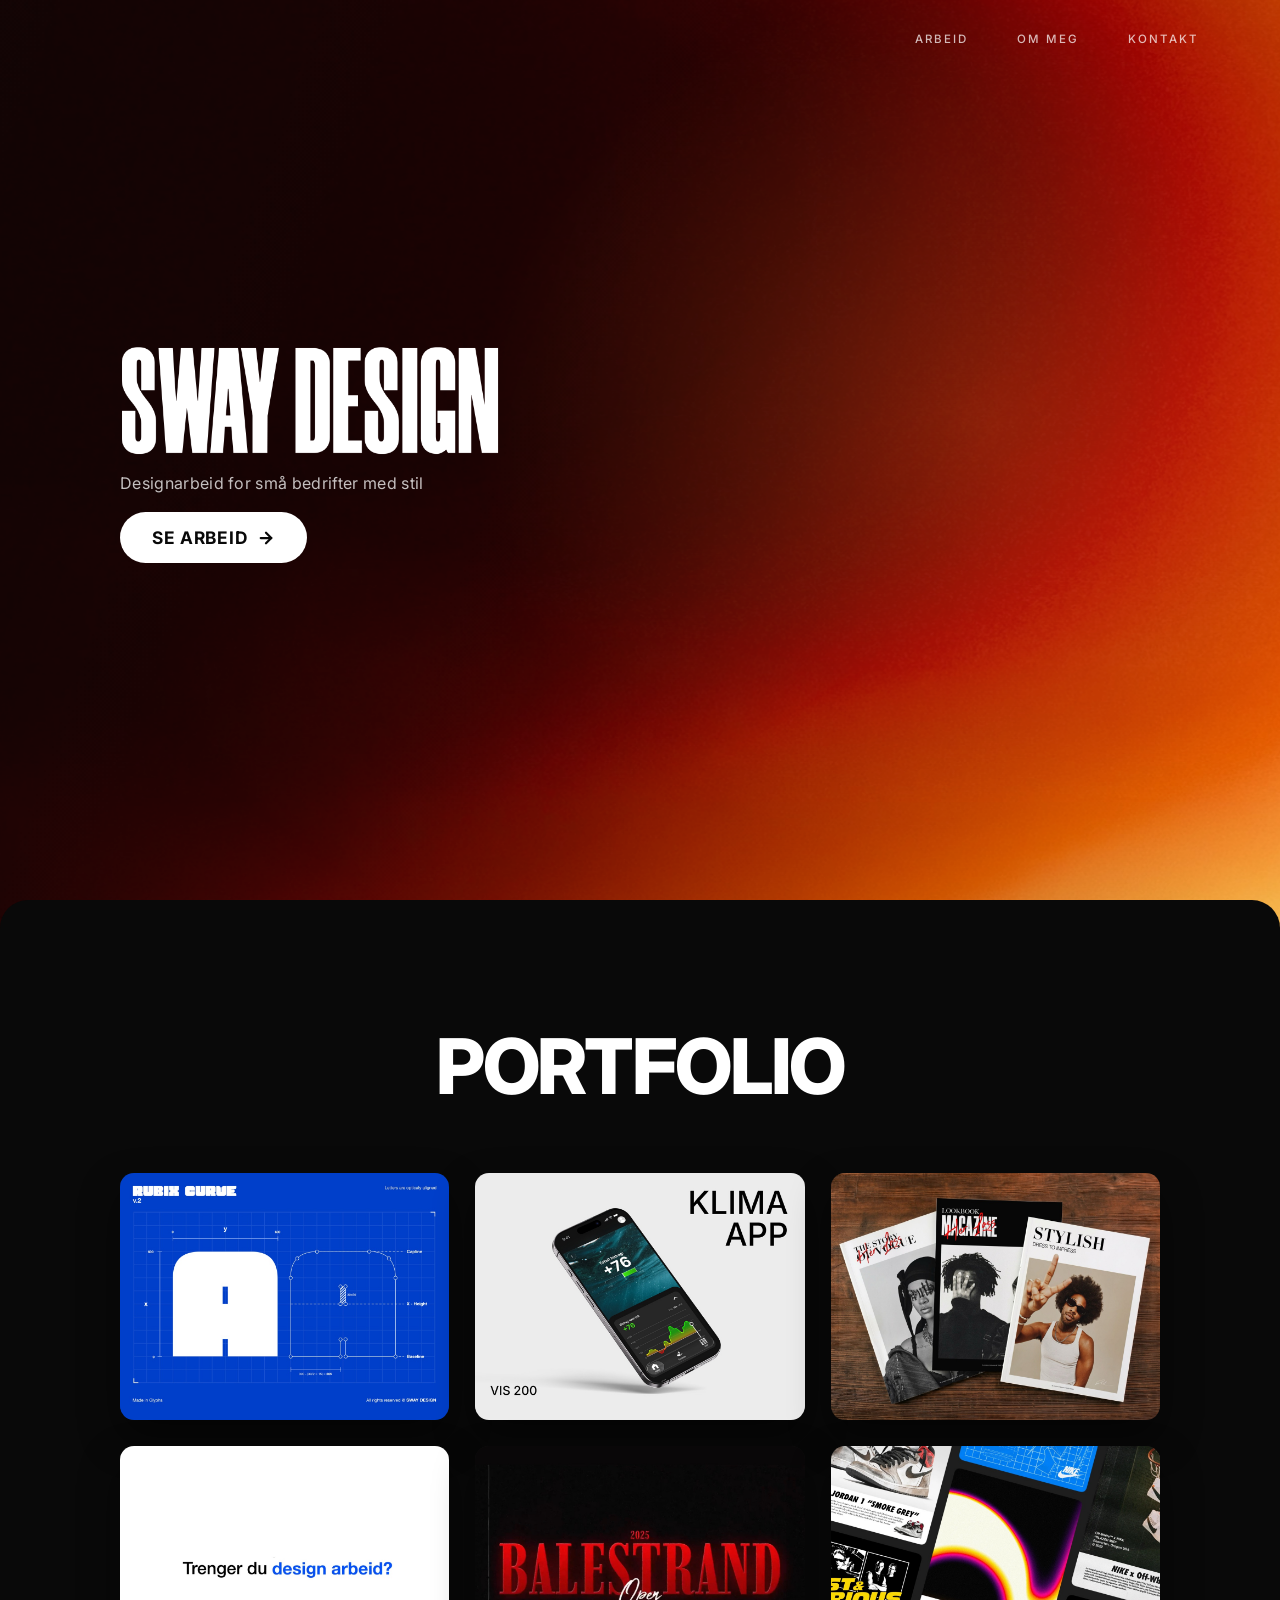
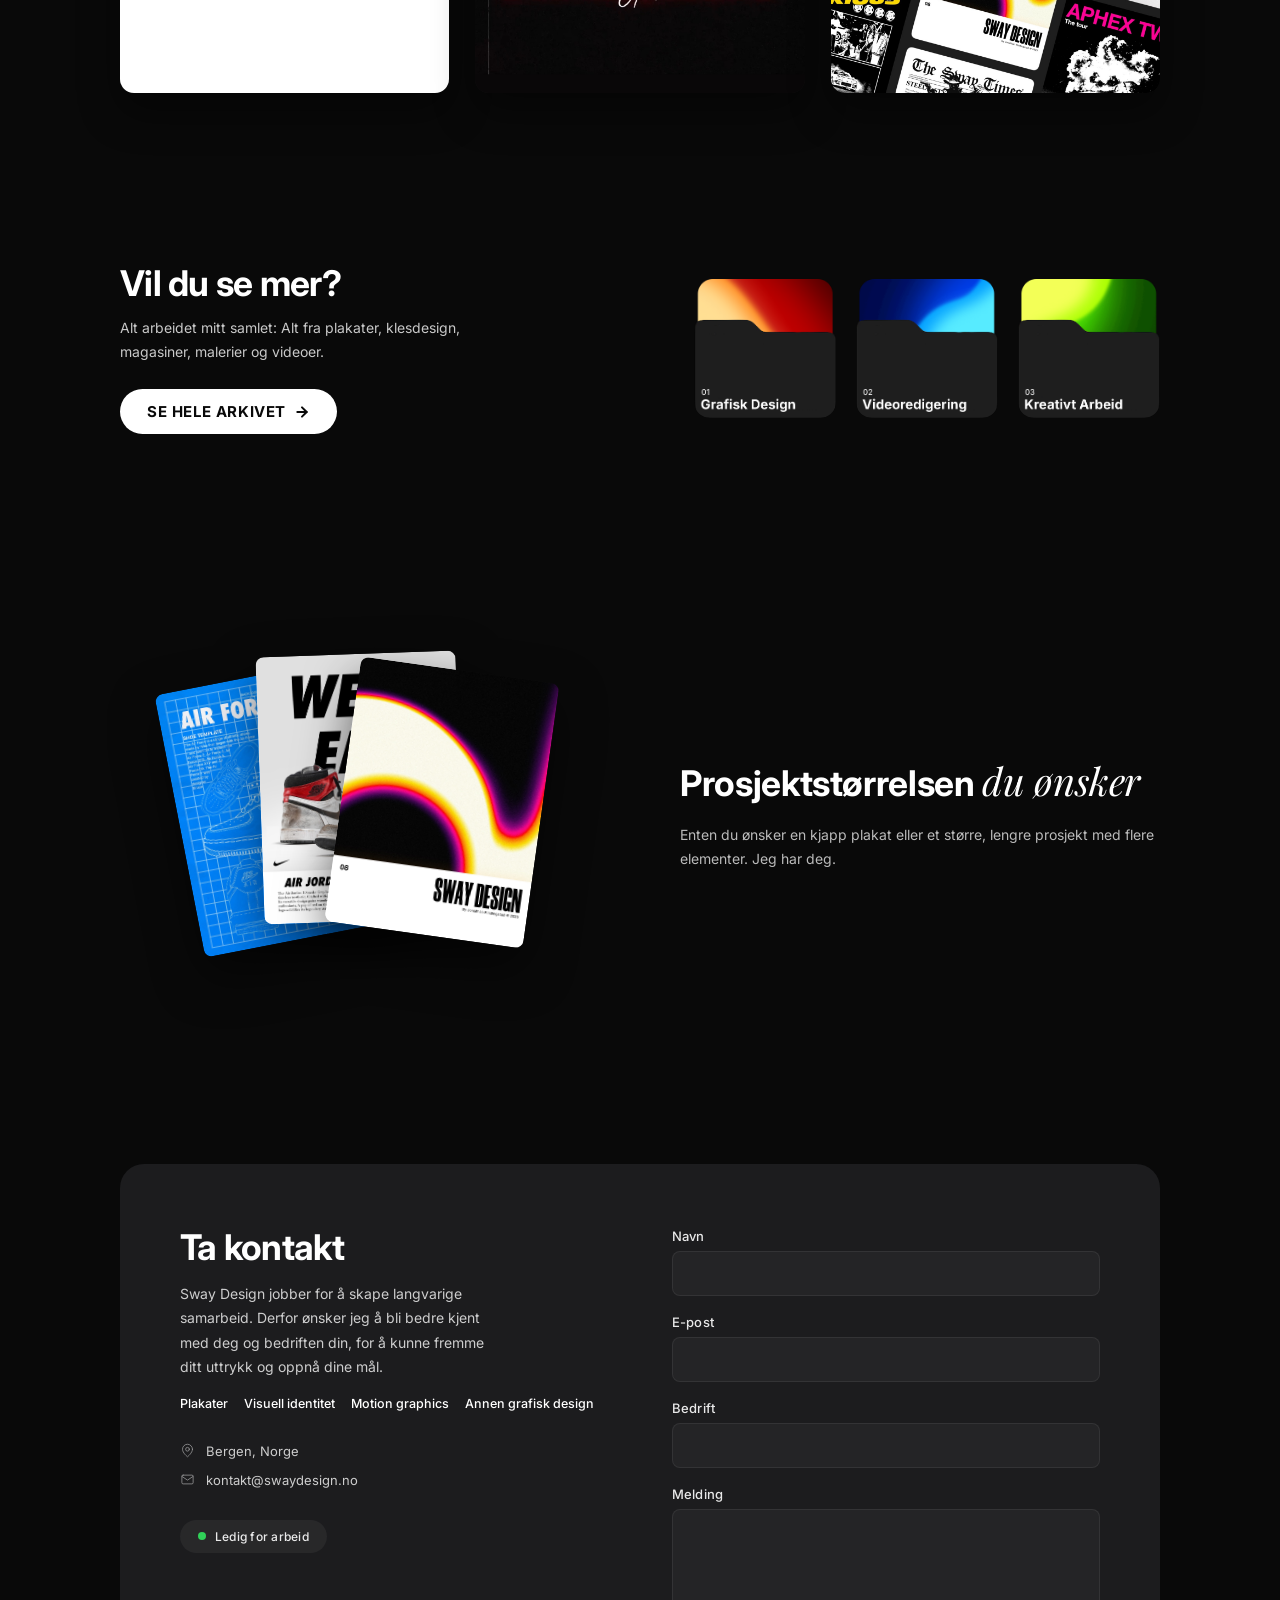
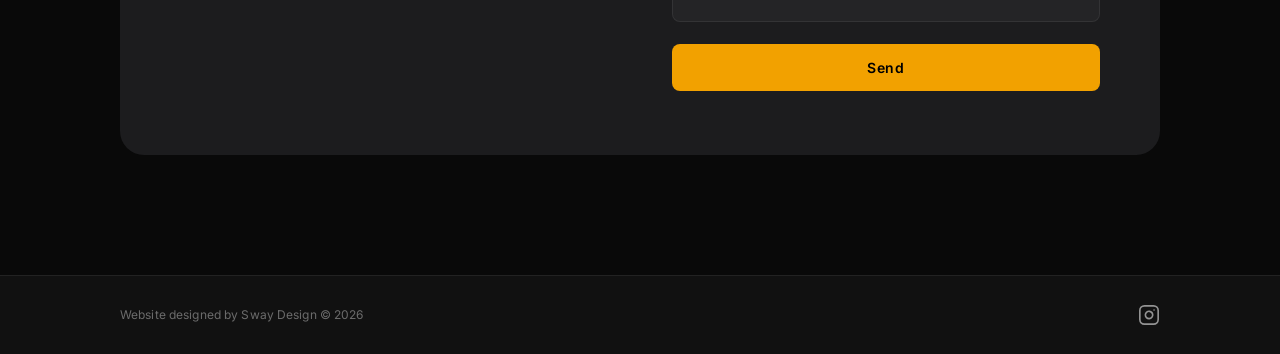
<file: index.html>
<!DOCTYPE html>
<html lang="no">
<head>
    <meta charset="UTF-8">
    <meta name="viewport" content="width=device-width, initial-scale=1.0">
    <link rel="icon" type="image/png" href="Elementer/Favcon.png">
    <title>Sway Design — Grafisk design i Bergen | Jonathan Kindingstad</title>
    <meta name="description" content="Sway Design er Jonathan Kindingstads designvirksomhet i Bergen. Plakater, klesdesign, magasiner, motion graphics og video for små bedrifter med stil.">
    <link rel="canonical" href="https://swaydesign.no/">
    <meta property="og:type" content="website">
    <meta property="og:site_name" content="Sway Design">
    <meta property="og:locale" content="nb_NO">
    <meta property="og:url" content="https://swaydesign.no/">
    <meta property="og:title" content="Sway Design — Grafisk design i Bergen">
    <meta property="og:description" content="Sway Design er Jonathan Kindingstads designvirksomhet i Bergen. Plakater, klesdesign, magasiner, motion graphics og video for små bedrifter med stil.">
    <meta property="og:image" content="https://swaydesign.no/assets/og-image.jpg">
    <meta property="og:image:width" content="1200">
    <meta property="og:image:height" content="630">
    <meta name="twitter:card" content="summary_large_image">
    <link rel="preconnect" href="https://fonts.googleapis.com">
    <link rel="preconnect" href="https://fonts.gstatic.com" crossorigin>
    <link href="https://fonts.googleapis.com/css2?family=Bebas+Neue&family=Inter:ital,wght@0,300;0,400;0,500;0,600;0,700;0,800;1,400&family=Playfair+Display:ital@1&display=swap" rel="stylesheet">
    <link rel="stylesheet" href="style.css?v=71">

    <!-- Business details for search engines. This is what lets Google show
         Sway Design as a Bergen design business rather than just a web page. -->
    <script type="application/ld+json">
    {
      "@context": "https://schema.org",
      "@type": "ProfessionalService",
      "@id": "https://swaydesign.no/#sway-design",
      "name": "Sway Design",
      "alternateName": "Sway Design — Jonathan Kindingstad",
      "description": "Designvirksomhet i Bergen: plakater, klesdesign, magasiner, motion graphics og videoredigering for små bedrifter.",
      "url": "https://swaydesign.no/",
      "image": "https://swaydesign.no/assets/og-image.jpg",
      "logo": "https://swaydesign.no/assets/sd-logo.png",
      "address": {
        "@type": "PostalAddress",
        "addressLocality": "Bergen",
        "addressCountry": "NO"
      },
      "email": "kontakt@swaydesign.no",
      "areaServed": { "@type": "Country", "name": "Norge" },
      "founder": { "@type": "Person", "name": "Jonathan Kindingstad" },
      "sameAs": ["https://www.instagram.com/sway_design/"],
      "knowsAbout": [
        "Grafisk design", "Plakatdesign", "Klesdesign", "Magasindesign",
        "Motion graphics", "Videoredigering", "UI/UX-design"
      ],
      "hasOfferCatalog": {
        "@type": "OfferCatalog",
        "name": "Tjenester",
        "itemListElement": [
          { "@type": "Offer", "itemOffered": { "@type": "Service", "name": "Plakatdesign" } },
          { "@type": "Offer", "itemOffered": { "@type": "Service", "name": "Klesdesign" } },
          { "@type": "Offer", "itemOffered": { "@type": "Service", "name": "Magasindesign" } },
          { "@type": "Offer", "itemOffered": { "@type": "Service", "name": "Motion graphics" } },
          { "@type": "Offer", "itemOffered": { "@type": "Service", "name": "Videoredigering" } },
          { "@type": "Offer", "itemOffered": { "@type": "Service", "name": "UI/UX-design" } }
        ]
      }
    }
    </script>
    <!-- Opened as /index.html (an old link or bookmark): show the clean
         address, swaydesign.no/, without reloading the page. -->
    <script>
        if (location.pathname.endsWith('/index.html'))
            history.replaceState(null, '', location.pathname.slice(0, -'index.html'.length) + location.search + location.hash);
    </script>
</head>
<body>


    <!-- NAVIGATION -->
    <header class="navbar" id="navbar">
        <div class="nav-inner">
            <a href="#hjem" class="nav-brand"><img src="assets/sd-logo.png" alt="Sway Design" class="nav-logo"></a>
            <nav class="nav-links">
                <a href="#hjem" data-text="HJEM" class="nav-home">HJEM</a>
                <a href="#arbeid" data-text="ARBEID">ARBEID</a>
                <a href="om-meg.html" data-text="OM MEG">OM MEG</a>
                <a href="#kontakt" data-text="KONTAKT">KONTAKT</a>
            </nav>
            <button class="nav-toggle" id="navToggle" aria-label="Åpne meny" aria-expanded="false">
                <span></span><span></span><span></span>
            </button>
        </div>
    </header>

    <!-- HERO -->
    <section class="hero" id="hjem">
        <div class="hero-bg"></div>
        <div class="hero-inner">
            <div class="hero-content">
                <!-- The visible title is the logo image; this gives the page a
                     real heading for screen readers and search engines. -->
                <h1 class="visually-hidden">Sway Design — grafisk design, video og klesdesign i Bergen</h1>
                <img src="assets/sd-logo.png" alt="Sway Design" class="hero-logo">
                <p class="hero-sub">Designarbeid for små bedrifter med stil</p>
                <a href="#arbeid" class="btn-outline">
                    SE ARBEID
                    <svg class="btn-arrow" width="18" height="18" viewBox="0 0 24 24" fill="none" stroke="currentColor" stroke-width="3" stroke-linecap="round" stroke-linejoin="round">
                        <line x1="5" y1="12" x2="19" y2="12"/>
                        <polyline points="12 5 19 12 12 19"/>
                    </svg>
                </a>
            </div>
        </div>
    </section>

    <!-- PORTFOLIO — the curated selection, first thing after the hero.
         Keeps id="arbeid" so the nav, the SE ARBEID button and links from the
         other pages all land here. Each card opens prosjekt.html?p=<nr>,
         which is built from prosjekter.js. The cards are image-only; the
         title is there for screen readers and search engines. To fill a
         slot: swap the .pf-empty label for an <img>, set the title, drop
         the pf-card--empty class, and fill the same project in prosjekter.js. -->
    <section class="s-arbeid" id="arbeid">
        <div class="container">
            <h2 class="display-heading">PORTFOLIO</h2>
            <div class="pf-grid">

                <a href="prosjekt.html?p=01" class="pf-card">
                    <div class="pf-shot"><img src="portfolio-files/01-rubix-curve/cover.jpg?v=2" alt="" loading="lazy" width="1200" height="900"><span class="pf-arrow" aria-hidden="true"></span></div>
                    <h3 class="visually-hidden">Rubix Curve</h3>
                </a>

                <a href="prosjekt.html?p=02" class="pf-card">
                    <div class="pf-shot"><img src="portfolio-files/02-app/cover.jpg?v=3" alt="" loading="lazy" width="1200" height="900"><span class="pf-arrow" aria-hidden="true"></span></div>
                    <h3 class="visually-hidden">App</h3>
                </a>

                <a href="prosjekt.html?p=03" class="pf-card">
                    <div class="pf-shot"><img src="portfolio-files/03-magazines/cover.jpg?v=1" alt="" loading="lazy" width="1200" height="900"><span class="pf-arrow" aria-hidden="true"></span></div>
                    <h3 class="visually-hidden">Magazines</h3>
                </a>

                <a href="prosjekt.html?p=04" class="pf-card">
                    <div class="pf-shot"><img src="portfolio-files/04-motion-video/cover.jpg?v=3" alt="" loading="lazy" width="1200" height="900"><video class="pf-loop" src="portfolio-files/04-motion-video/cover-loop.mp4?v=3" data-hold="1" muted loop playsinline preload="metadata" aria-hidden="true"></video><span class="pf-arrow" aria-hidden="true"></span></div>
                    <h3 class="visually-hidden">Motion Video</h3>
                </a>

                <a href="prosjekt.html?p=05" class="pf-card">
                    <div class="pf-shot"><img src="portfolio-files/05-video/cover.jpg?v=1" alt="" loading="lazy" width="1200" height="900"><video class="pf-loop pf-loop--fit" src="portfolio-files/05-video/cover-loop.mp4?v=1" muted loop playsinline preload="metadata" aria-hidden="true"></video><span class="pf-arrow" aria-hidden="true"></span></div>
                    <h3 class="visually-hidden">Video</h3>
                </a>

                <a href="arbeid.html#plakatdesign" class="pf-card">
                    <div class="pf-shot"><img src="portfolio-files/06-posters/cover.jpg?v=3" alt="" loading="lazy" width="1200" height="900"><span class="pf-arrow" aria-hidden="true"></span></div>
                    <h3 class="visually-hidden">Posters</h3>
                </a>

            </div>
        </div>
    </section>

    <!-- ARKIV — the folders, now the way into the full archive -->
    <section class="s-arkiv">
        <div class="container">
            <div class="ark-row">
                <div class="ark-copy">
                    <h2 class="ark-heading">Vil du se mer?</h2>
                    <p class="ark-desc">Alt arbeidet mitt samlet: Alt fra plakater, klesdesign, magasiner, malerier og videoer.</p>
                    <a href="arbeid.html" class="btn-outline">
                        SE HELE ARKIVET
                        <svg class="btn-arrow" width="16" height="16" viewBox="0 0 24 24" fill="none" stroke="currentColor" stroke-width="3" stroke-linecap="round" stroke-linejoin="round">
                            <line x1="5" y1="12" x2="19" y2="12"/>
                            <polyline points="12 5 19 12 12 19"/>
                        </svg>
                    </a>
                </div>
                <div class="work-grid work-grid--compact">
                    <a href="arbeid.html" class="work-card">
                        <img src="assets/folder-1-new.png" alt="Grafisk design">
                    </a>
                    <a href="arbeid.html#video-design" class="work-card">
                        <img src="assets/folder-2-new.png" alt="Videoredigering">
                    </a>
                    <a href="arbeid.html#kreativt-arbeid" class="work-card">
                        <img src="assets/folder-3-new.png" alt="Kreativt arbeid">
                    </a>
                </div>
            </div>
        </div>
    </section>

    <!-- PRODUKTER -->
    <section class="s-produkter">
        <div class="container">
            <div class="produkter-row">
                <div class="poster-fan">
                    <img src="assets/poster-3.jpg" alt="" class="fan-poster fan-back">
                    <img src="assets/poster-2.jpg" alt="" class="fan-poster fan-mid">
                    <img src="assets/poster-1.jpg" alt="" class="fan-poster fan-front">
                </div>
                <div class="produkter-copy">
                    <h2 class="produkter-heading">Prosjektstørrelsen <em>du ønsker</em></h2>
                    <p class="produkter-intro">Enten du ønsker en kjapp plakat eller et større, lengre prosjekt med flere elementer. Jeg har deg.</p>
                </div>
            </div>
        </div>
    </section>

    <!-- KONTAKT -->
    <section class="s-kontakt" id="kontakt">
        <div class="container">
            <div class="kontakt-card">
                <div class="kontakt-left">
                    <h2 class="kontakt-heading">Ta kontakt</h2>
                    <p class="kontakt-desc">Sway Design jobber for å skape langvarige samarbeid. Derfor ønsker jeg å bli bedre kjent med deg og bedriften din, for å kunne fremme ditt uttrykk og oppnå dine mål.</p>
                    <ul class="kontakt-tjenester" aria-label="Tjenester">
                        <li>Plakater</li>
                        <li>Visuell identitet</li>
                        <li>Motion graphics</li>
                        <li>Annen grafisk design</li>
                    </ul>

                    <div class="contact-info">
                        <div class="contact-item">
                            <svg width="15" height="15" viewBox="0 0 24 24" fill="none" stroke="currentColor" stroke-width="1.6" stroke-linecap="round" stroke-linejoin="round">
                                <path d="M20 10c0 6-8 12-8 12s-8-6-8-12a8 8 0 0 1 16 0Z"/>
                                <circle cx="12" cy="10" r="3"/>
                            </svg>
                            Bergen, Norge
                        </div>
                        <a class="contact-item" href="mailto:kontakt@swaydesign.no">
                            <svg width="15" height="15" viewBox="0 0 24 24" fill="none" stroke="currentColor" stroke-width="1.6" stroke-linecap="round" stroke-linejoin="round">
                                <rect x="3" y="5" width="18" height="14" rx="2"/>
                                <path d="m3 7 9 6 9-6"/>
                            </svg>
                            kontakt@swaydesign.no
                        </a>
                    </div>

                    <div class="ledig-badge">
                        <span class="ledig-dot"></span>
                        Ledig for arbeid
                    </div>
                </div>

                <div class="kontakt-right">
                    <form class="contact-form" id="contactForm">
                        <div class="form-field">
                            <label for="f-name">Navn</label>
                            <input type="text" id="f-name" name="name" autocomplete="name" required>
                        </div>
                        <div class="form-field">
                            <label for="f-email">E-post</label>
                            <input type="email" id="f-email" name="email" autocomplete="email" required>
                        </div>
                        <div class="form-field">
                            <label for="f-company">Bedrift</label>
                            <input type="text" id="f-company" name="company" autocomplete="organization">
                        </div>
                        <div class="form-field">
                            <label for="f-message">Melding</label>
                            <textarea id="f-message" name="message" rows="5" required></textarea>
                        </div>
                        <button type="submit" class="btn-submit" id="submitBtn">Send</button>
                    </form>
                </div>
            </div>
        </div>
    </section>

    <!-- FOOTER -->
    <footer class="footer">
        <div class="container footer-inner">
            <p class="footer-credit">Website designed by Sway Design © 2026</p>
            <a href="https://www.instagram.com/sway_design/" target="_blank" rel="noopener" class="footer-ig" aria-label="Instagram">
                <svg width="22" height="22" viewBox="0 0 24 24" fill="none" stroke="currentColor" stroke-width="1.8" stroke-linecap="round" stroke-linejoin="round">
                    <rect x="2" y="2" width="20" height="20" rx="5" ry="5"/>
                    <path d="M16 11.37A4 4 0 1 1 12.63 8 4 4 0 0 1 16 11.37z"/>
                    <line x1="17.5" y1="6.5" x2="17.51" y2="6.5"/>
                </svg>
            </a>
        </div>
    </footer>

    <script src="script.js?v=48"></script>
</body>
</html>
</file>
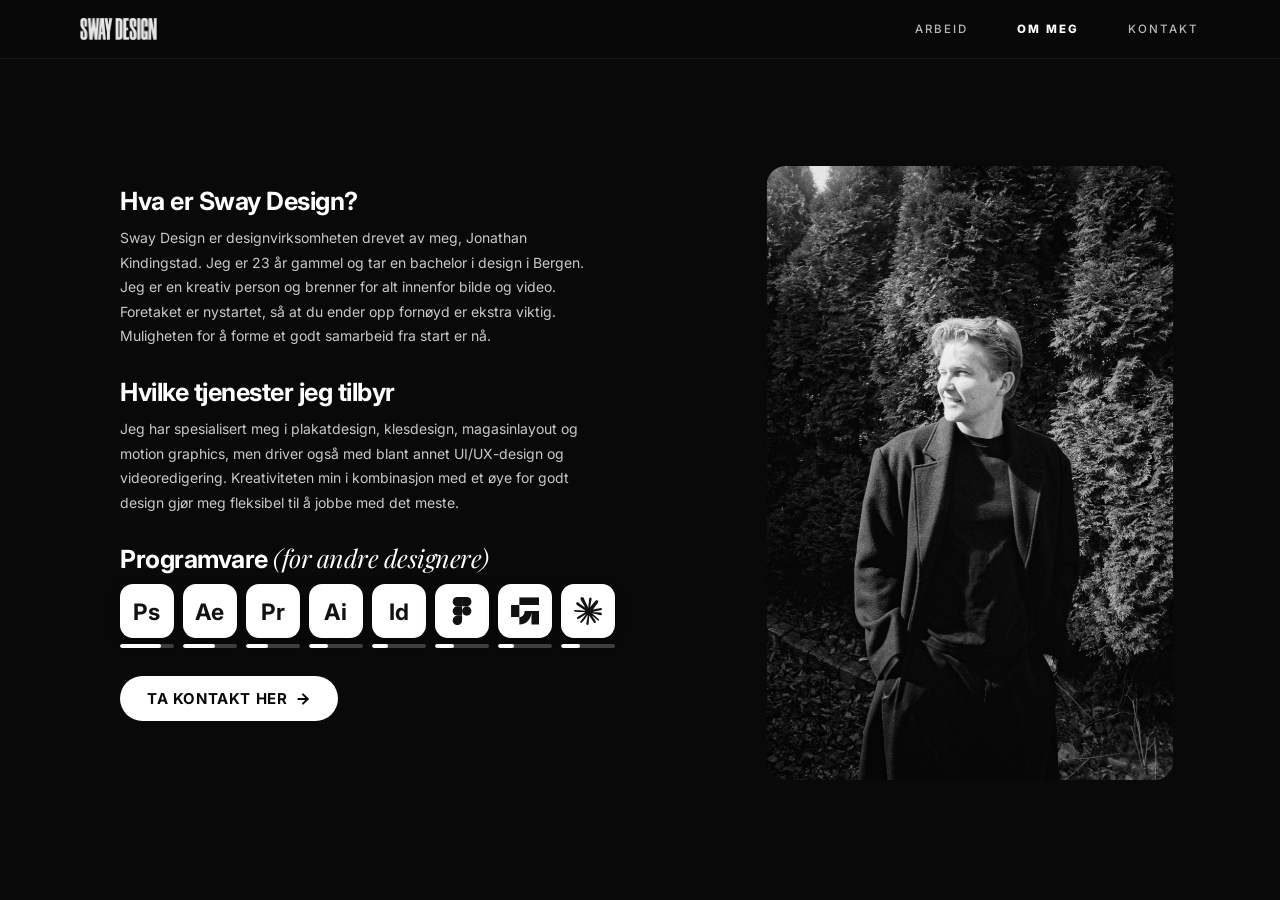
<file: om-meg.html>
<!DOCTYPE html>
<html lang="no">
<head>
    <meta charset="UTF-8">
    <meta name="viewport" content="width=device-width, initial-scale=1.0">
    <link rel="icon" type="image/png" href="Elementer/Favcon.png">
    <title>Om meg — Sway Design</title>
    <meta name="description" content="Bli kjent med Jonathan Kindingstad og Sway Design, en nystartet designvirksomhet i Bergen innen plakatdesign, klesdesign, magasinlayout, motion graphics og UI/UX-design.">
    <link rel="canonical" href="https://swaydesign.no/om-meg.html">
    <meta property="og:type" content="website">
    <meta property="og:site_name" content="Sway Design">
    <meta property="og:locale" content="nb_NO">
    <meta property="og:url" content="https://swaydesign.no/om-meg.html">
    <meta property="og:title" content="Om meg — Sway Design">
    <meta property="og:description" content="Bli kjent med Jonathan Kindingstad og Sway Design, en nystartet designvirksomhet i Bergen innen plakatdesign, klesdesign, magasinlayout, motion graphics og UI/UX-design.">
    <meta property="og:image" content="https://swaydesign.no/assets/og-image.jpg">
    <meta property="og:image:width" content="1200">
    <meta property="og:image:height" content="630">
    <meta name="twitter:card" content="summary_large_image">
    <link rel="preconnect" href="https://fonts.googleapis.com">
    <link rel="preconnect" href="https://fonts.gstatic.com" crossorigin>
    <link href="https://fonts.googleapis.com/css2?family=Bebas+Neue&family=Inter:ital,wght@0,300;0,400;0,500;0,600;0,700;0,800;1,400&family=Playfair+Display:ital@1&display=swap" rel="stylesheet">
    <link rel="stylesheet" href="style.css?v=71">
    <style>
        /* ── Om meg page ── */
        .om-page {
            min-height: 100vh;
            padding-top: 102px; /* navbar, plus breathing room */
            padding-bottom: 56px;
            display: flex;
            /* Centred in whatever room is left, so the shorter content sits
               balanced on the screen instead of hugging the navbar. */
            align-items: center;
        }

        .om-grid {
            display: grid;
            grid-template-columns: 1fr 380px;
            gap: 64px;
            width: 100%;
            max-width: var(--max-w);
            margin: 0 auto;
            padding: 0 var(--pad-x);
            align-items: start;
        }

        /* ── Left: text content ── */
        .om-left {
            display: flex;
            flex-direction: column;
            gap: 28px;
        }

        .om-section {}

        .om-heading {
            font-family: var(--font-body);
            font-size: 25px;
            font-weight: 700;
            line-height: 1.2;
            color: var(--white);
            margin-bottom: 10px;
            letter-spacing: -0.02em;
        }

        .om-heading em {
            font-family: var(--font-body);
            font-style: normal;
            font-weight: 700;
        }

        .om-heading em.serif {
            font-family: var(--font-serif);
            font-style: italic;
            font-weight: 400;
        }

        .om-body {
            font-size: 14px;
            line-height: 1.75;
            color: rgba(255, 255, 255, 0.78);
            max-width: 470px;
        }

        /* ── Software badges ── */
        /* All icons stay on ONE line at every width: each badge is a flex item
           with a 62px basis that may shrink, and everything inside it is sized
           in container units (cqw) so the proportions never change. */
        .software-row {
            display: flex;
            flex-wrap: nowrap;
            column-gap: 1.5%;
            margin-top: 8px;
        }

        .sw-badge {
            flex: 0 1 54px;
            min-width: 0;
            container-type: inline-size;
            display: flex;
            flex-direction: column;
            align-items: center;
            gap: 6px;
            /* The icons are buttons, not text: clicking or double-clicking one
               should press it, never select the letters inside. */
            user-select: none;
            -webkit-user-select: none;
            -webkit-tap-highlight-color: transparent;
        }

        .sw-key {
            width: 100%;
            aspect-ratio: 1 / 1;
            border-radius: 24%;
            background: var(--white);
            display: flex;
            align-items: center;
            justify-content: center;
            font-size: 23px;      /* fallback for browsers without cqw */
            font-size: 42cqw;
            font-weight: 700;
            color: #111111;
            letter-spacing: 0.01em;
            cursor: pointer;
            box-shadow: 0 3px 12px rgba(0, 0, 0, 0.4);
            transition: transform 0.12s ease, box-shadow 0.12s ease;
        }

        /* Press down only while actively clicked/pressed (not on hover) */
        .sw-badge:active .sw-key,
        .sw-key.pressed {
            transform: scale(0.93);
            box-shadow: 0 1px 6px rgba(0, 0, 0, 0.45);
        }

        /* Skill meter under each icon; the level is set per badge via --level */
        .sw-bar {
            width: 100%;
            height: 4px;
            height: 8cqw;
            border-radius: 999px;
            background: rgba(255, 255, 255, 0.22);
            overflow: hidden;
        }

        .sw-bar::after {
            content: '';
            display: block;
            height: 100%;
            width: var(--level, 0%);
            border-radius: 999px;
            background: var(--white);
        }

        /* Logo marks sit in the same white icon as the lettered ones */
        .sw-logo {
            width: 28px;
            height: 28px;
            width: 52cqw;
            height: 52cqw;
            display: block;
            fill: #111111;
        }

        /* ── Call to action ── */
        .om-cta .btn-outline {
            font-size: 15px;
            padding: 13px 27px;
            gap: 8px;
        }

        .om-cta .btn-arrow {
            width: 16px;
            height: 16px;
        }

        /* ── Right: portrait ── */
        .om-right {
            position: relative;
        }

        .om-portrait {
            width: 100%;
            height: auto;
            max-height: calc(100vh - 250px);
            object-fit: cover;
            object-position: center top;
            border-radius: 18px;
            display: block;
            filter: grayscale(100%);
        }

        /* ── Responsive ── */
        @media (max-width: 860px) {
            .om-grid {
                grid-template-columns: 1fr;
                gap: 42px;
                padding: 5px 24px 64px;
            }

            .om-right {
                order: -1;
            }

            .om-portrait {
                max-height: 380px;
                width: 100%;
                object-fit: cover;
                object-position: center 20%;
            }

            .om-heading {
                font-size: 22px;
            }
        }

    </style>
</head>
<body>


    <!-- NAVIGATION -->
    <header class="navbar scrolled" id="navbar">
        <div class="nav-inner">
            <a href="/" class="nav-brand visible"><img src="assets/sd-logo.png" alt="Sway Design" class="nav-logo"></a>
            <nav class="nav-links">
                <a href="/" data-text="HJEM" class="nav-home">HJEM</a>
                <a href="/#arbeid" data-text="ARBEID">ARBEID</a>
                <a href="om-meg.html" data-text="OM MEG" style="color: var(--white); font-weight: 800;">OM MEG</a>
                <a href="/#kontakt" data-text="KONTAKT">KONTAKT</a>
            </nav>
            <button class="nav-toggle" id="navToggle" aria-label="Åpne meny" aria-expanded="false">
                <span></span><span></span><span></span>
            </button>
        </div>
    </header>

    <div class="om-page">
        <h1 class="visually-hidden">Om meg — Jonathan Kindingstad, Sway Design</h1>
        <div class="om-grid">

            <!-- LEFT: text -->
            <div class="om-left">

                <div class="om-section">
                    <h2 class="om-heading">Hva er <em>Sway Design?</em></h2>
                    <p class="om-body">Sway Design er designvirksomheten drevet av meg, Jonathan Kindingstad. Jeg er 23 år gammel og tar en bachelor i design i Bergen. Jeg er en kreativ person og brenner for alt innenfor bilde og video. Foretaket er nystartet, så at du ender opp fornøyd er ekstra viktig. Muligheten for å forme et godt samarbeid fra start er nå.</p>
                </div>

                <div class="om-section">
                    <h2 class="om-heading">Hvilke <em>tjenester</em> jeg tilbyr</h2>
                    <p class="om-body">Jeg har spesialisert meg i plakatdesign, klesdesign, magasinlayout og motion graphics, men driver også med blant annet UI/UX-design og videoredigering. Kreativiteten min i kombinasjon med et øye for godt design gjør meg fleksibel til å jobbe med det meste.</p>
                </div>

                <div class="om-section">
                    <h2 class="om-heading">Programvare <em class="serif">(for andre designere)</em></h2>
                    <div class="software-row">
                        <div class="sw-badge">
                            <div class="sw-key">Ps</div>
                            <div class="sw-bar" style="--level: 75%"></div>
                        </div>
                        <div class="sw-badge">
                            <div class="sw-key">Ae</div>
                            <div class="sw-bar" style="--level: 60%"></div>
                        </div>
                        <div class="sw-badge">
                            <div class="sw-key">Pr</div>
                            <div class="sw-bar" style="--level: 40%"></div>
                        </div>
                        <div class="sw-badge">
                            <div class="sw-key">Ai</div>
                            <div class="sw-bar" style="--level: 35%"></div>
                        </div>
                        <div class="sw-badge">
                            <div class="sw-key">Id</div>
                            <div class="sw-bar" style="--level: 30%"></div>
                        </div>
                        <div class="sw-badge">
                            <div class="sw-key" role="img" aria-label="Figma">
                                <svg class="sw-logo" viewBox="0 0 38 57" xmlns="http://www.w3.org/2000/svg" aria-hidden="true">
                                    <path d="M19 0H9.5a9.5 9.5 0 1 0 0 19H19V0z"/>
                                    <path d="M19 0h9.5a9.5 9.5 0 1 1 0 19H19V0z"/>
                                    <path d="M19 19H9.5a9.5 9.5 0 1 0 0 19H19V19z"/>
                                    <circle cx="28.5" cy="28.5" r="9.5"/>
                                    <path d="M9.5 57c5.25 0 9.5-4.25 9.5-9.5V38H9.5a9.5 9.5 0 0 0 0 19z"/>
                                </svg>
                            </div>
                            <div class="sw-bar" style="--level: 35%"></div>
                        </div>
                        <div class="sw-badge">
                            <div class="sw-key" role="img" aria-label="Glyphs">
                                <svg class="sw-logo" viewBox="3 4.8 32.5 31.5" xmlns="http://www.w3.org/2000/svg" aria-hidden="true">
                                    <path fill-rule="evenodd" clip-rule="evenodd" d="M12.6852 27.5133V36.2491C21.4386 36.2491 25.8152 29.7846 26.5155 23.1455H26.6906V36.2491H35.444V20.5247H18.8126C18.725 24.8926 16.1865 27.5133 12.6852 27.5133Z"/>
                                    <path d="M35.444 4.80036H12.6852V13.5361H35.444V4.80036Z"/>
                                    <path d="M12.6847 13.5357H3.05605V27.5129H12.6847V13.5357Z"/>
                                </svg>
                            </div>
                            <div class="sw-bar" style="--level: 30%"></div>
                        </div>
                        <div class="sw-badge">
                            <div class="sw-key" role="img" aria-label="Claude">
                                <svg class="sw-logo" viewBox="0 0 24 24" xmlns="http://www.w3.org/2000/svg" aria-hidden="true">
                                    <path d="m4.7144 15.9555 4.7174-2.6471.079-.2307-.079-.1275h-.2307l-.7893-.0486-2.6956-.0729-2.3375-.0971-2.2646-.1214-.5707-.1215-.5343-.7042.0546-.3522.4797-.3218.686.0608 1.5179.1032 2.2767.1578 1.6514.0972 2.4468.255h.3886l.0546-.1579-.1336-.0971-.1032-.0972L6.973 9.8356l-2.55-1.6879-1.3356-.9714-.7225-.4918-.3643-.4614-.1578-1.0078.6557-.7225.8803.0607.2246.0607.8925.686 1.9064 1.4754 2.4893 1.8336.3643.3035.1457-.1032.0182-.0728-.164-.2733-1.3539-2.4467-1.445-2.4893-.6435-1.032-.17-.6194c-.0607-.255-.1032-.4674-.1032-.7285L6.287.1335 6.6997 0l.9957.1336.419.3642.6192 1.4147 1.0018 2.2282 1.5543 3.0296.4553.8985.2429.8318.091.255h.1579v-.1457l.1275-1.706.2368-2.0947.2307-2.6957.0789-.7589.3764-.9107.7468-.4918.5828.2793.4797.686-.0668.4433-.2853 1.8517-.5586 2.9021-.3643 1.9429h.2125l.2429-.2429.9835-1.3053 1.6514-2.0643.7286-.8196.85-.9046.5464-.4311h1.0321l.759 1.1293-.34 1.1657-1.0625 1.3478-.8804 1.1414-1.2628 1.7-.7893 1.36.0729.1093.1882-.0183 2.8535-.607 1.5421-.2794 1.8396-.3157.8318.3886.091.3946-.3278.8075-1.967.4857-2.3072.4614-3.4364.8136-.0425.0304.0486.0607 1.5482.1457.6618.0364h1.621l3.0175.2247.7892.522.4736.6376-.079.4857-1.2142.6193-1.6393-.3886-3.825-.9107-1.3113-.3279h-.1822v.1093l1.0929 1.0686 2.0035 1.8092 2.5075 2.3314.1275.5768-.3218.4554-.34-.0486-2.2039-1.6575-.85-.7468-1.9246-1.621h-.1275v.17l.4432.6496 2.3436 3.5214.1214 1.0807-.17.3521-.6071.2125-.6679-.1214-1.3721-1.9246L14.38 17.959l-1.1414-1.9428-.1397.079-.674 7.2552-.3156.3703-.7286.2793-.6071-.4614-.3218-.7468.3218-1.4753.3886-1.9246.3157-1.53.2853-1.9004.17-.6314-.0121-.0425-.1397.0182-1.4328 1.9672-2.1796 2.9446-1.7243 1.8456-.4128.164-.7164-.3704.0667-.6618.4008-.5889 2.386-3.0357 1.4389-1.882.929-1.0868-.0062-.1579h-.0546l-6.3385 4.1164-1.1293.1457-.4857-.4554.0608-.7467.2307-.2429 1.9064-1.3114Z"/>
                                </svg>
                            </div>
                            <div class="sw-bar" style="--level: 35%"></div>
                        </div>
                    </div>
                </div>

                <div class="om-section om-cta">
                    <a href="/#kontakt" class="btn-outline">
                        TA KONTAKT HER
                        <svg class="btn-arrow" width="18" height="18" viewBox="0 0 24 24" fill="none" stroke="currentColor" stroke-width="3" stroke-linecap="round" stroke-linejoin="round">
                            <line x1="5" y1="12" x2="19" y2="12"/>
                            <polyline points="12 5 19 12 12 19"/>
                        </svg>
                    </a>
                </div>

            </div>

            <!-- RIGHT: portrait -->
            <div class="om-right">
                <img src="Elementer/Meg.JPG" alt="Jonathan Kindingstad" class="om-portrait">
            </div>

        </div>
    </div>

    <script src="script.js?v=48"></script>
</body>
</html>
</file>
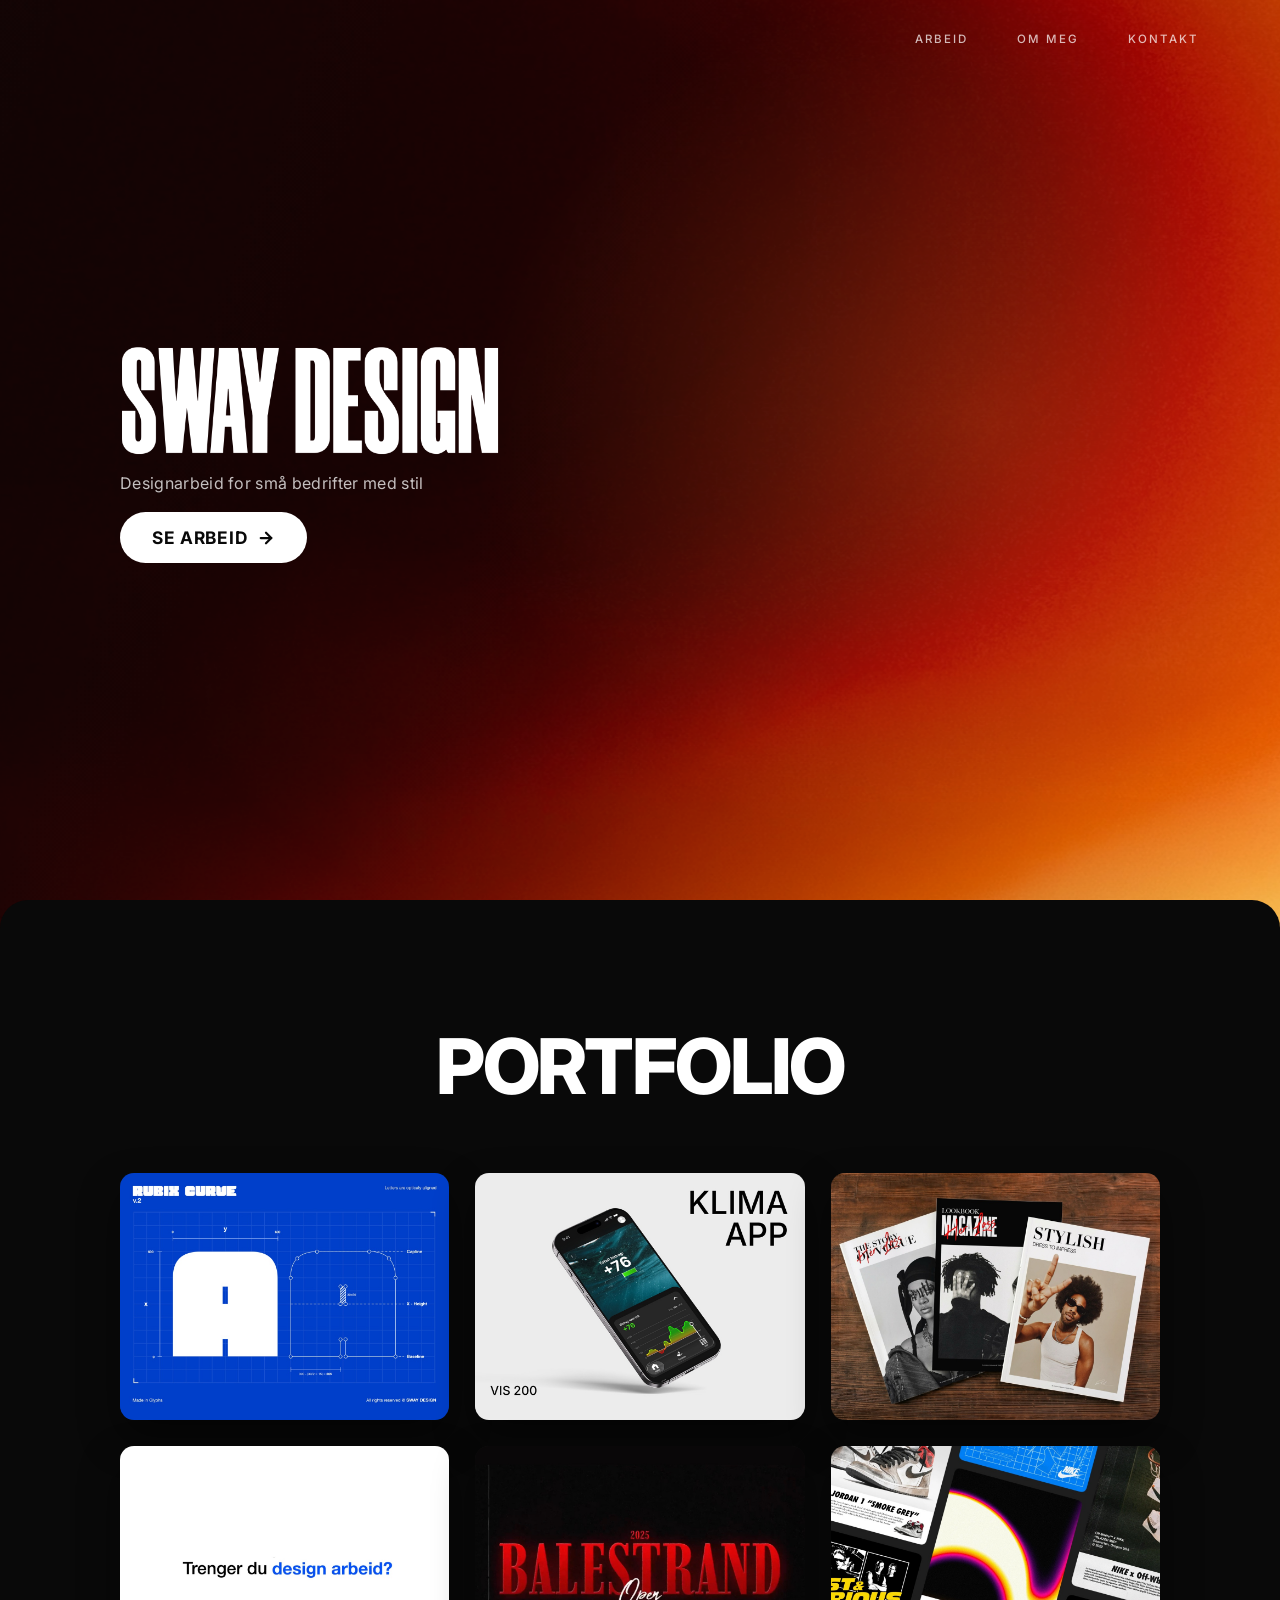
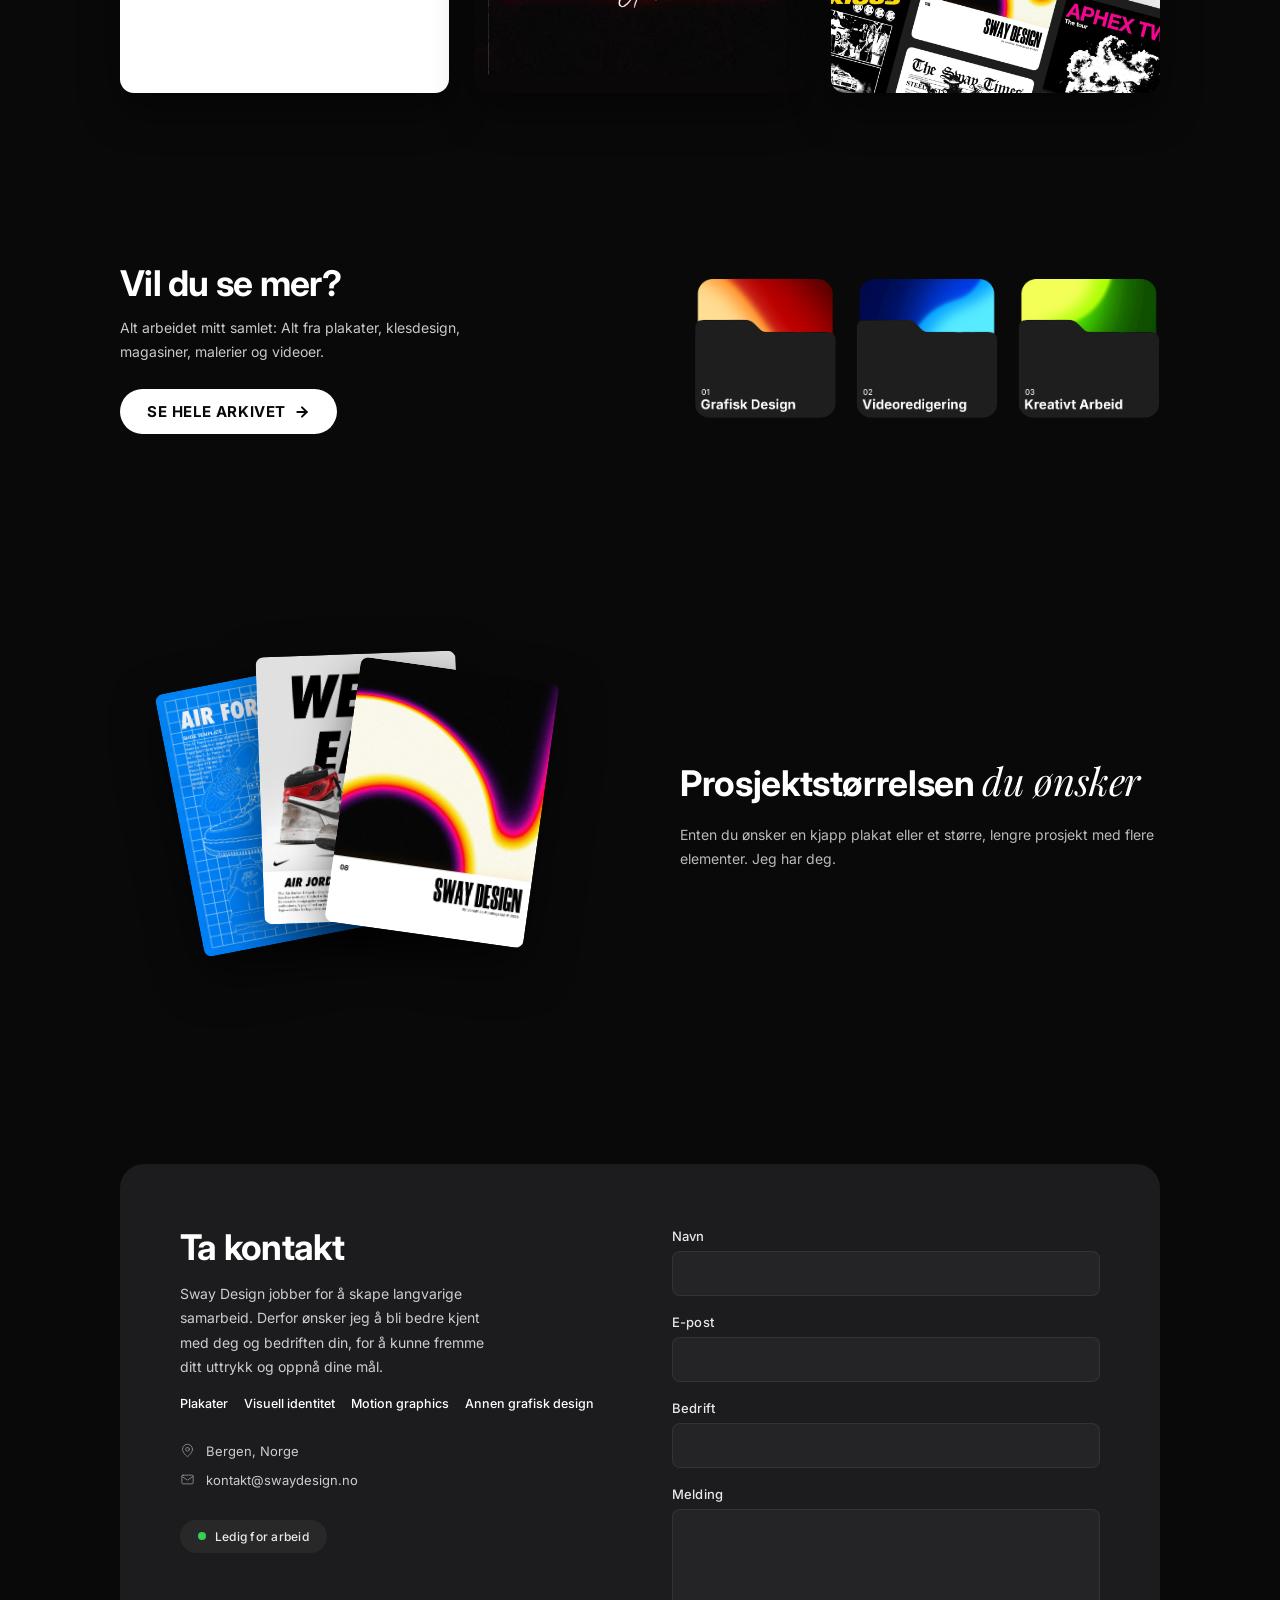
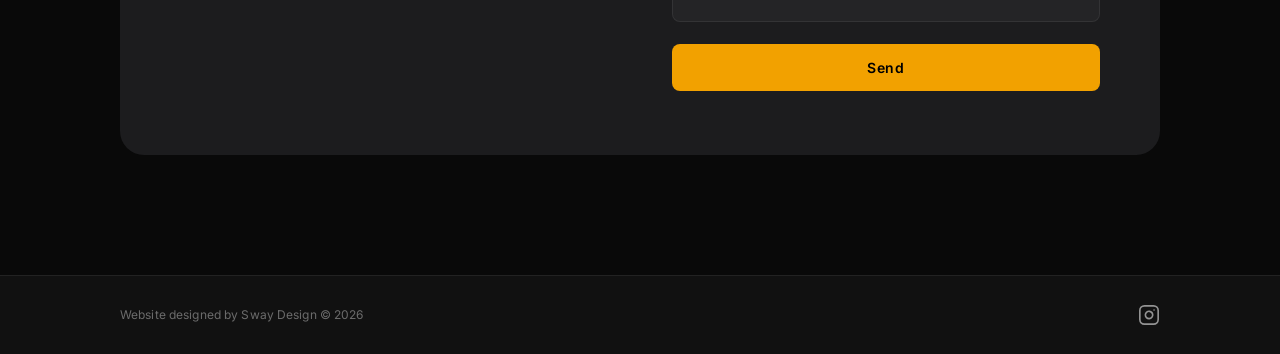
<file: prosjekt.html>
<!DOCTYPE html>
<html lang="no">
<head>
    <meta charset="UTF-8">
    <meta name="viewport" content="width=device-width, initial-scale=1.0">
    <link rel="icon" type="image/png" href="Elementer/Favcon.png">
    <title>Prosjekt — Sway Design</title>
    <meta name="description" content="Prosjekt fra porteføljen til Sway Design, designvirksomheten til Jonathan Kindingstad i Bergen.">
    <link rel="preconnect" href="https://fonts.googleapis.com">
    <link rel="preconnect" href="https://fonts.gstatic.com" crossorigin>
    <link href="https://fonts.googleapis.com/css2?family=Bebas+Neue&family=Inter:ital,wght@0,300;0,400;0,500;0,600;0,700;0,800;1,400&family=Playfair+Display:ital@1&display=swap" rel="stylesheet">
    <link rel="stylesheet" href="style.css?v=71">
    <style>
        /* ── Project view ──────────────────────────────────────────────
           Text column on the left stays put while the work scrolls past
           on the right; the media stack is flush, rounded as one block. */
        .pv-page {
            padding: 90px 24px 0;      /* clears the navbar */
        }

        .pv-layout {
            display: grid;
            grid-template-columns: 380px minmax(0, 1fr);
            gap: 40px;
            align-items: start;
        }

        /* ── Left: title, description, keywords ── */
        .pv-left {
            position: sticky;
            top: 90px;
            height: calc(100vh - 114px);
            display: flex;
            flex-direction: column;
            overflow-y: auto;
            scrollbar-width: none;     /* long descriptions scroll, quietly */
        }

        .pv-left::-webkit-scrollbar {
            display: none;
        }

        .pv-back {
            align-self: flex-start;
            display: inline-flex;
            align-items: center;
            gap: 8px;
            font-size: 11.5px;
            font-weight: 500;
            letter-spacing: 0.14em;
            text-transform: uppercase;
            color: rgba(255, 255, 255, 0.55);
            margin-bottom: 18px;
            transition: color 0.2s ease;
        }

        .pv-back:hover {
            color: var(--white);
        }

        /* Number above the name, the same as the section titles on Arbeid */
        .pv-title {
            font-size: 26px;
            font-weight: 600;
            line-height: 1.2;
            letter-spacing: -0.01em;
            color: var(--white);
            margin-bottom: 22px;
        }

        .pv-num {
            display: block;
            font-size: 11px;
            font-weight: 400;
            line-height: normal;
            letter-spacing: 0.06em;
            color: var(--gray-2);
            margin-bottom: 3px;
        }

        .pv-desc {
            font-size: 14px;
            line-height: 1.7;
            color: rgba(255, 255, 255, 0.78);
        }

        .pv-desc strong {
            display: block;
            font-weight: 700;
            color: var(--white);
        }

        .pv-divider {
            border: 0;
            border-top: 1px solid rgba(255, 255, 255, 0.08);
            margin: 20px 0;
        }

        /* ── Right: the work ── */
        .pv-media {
            display: flex;
            flex-direction: column;
            border-radius: 16px;
            overflow: hidden;
        }

        .pv-row {
            display: grid;
            grid-template-columns: 1fr 1fr;
        }

        .pv-item {
            position: relative;
            margin: 0;
            overflow: hidden;
            background: #141414;
            cursor: zoom-in;
        }

        .pv-item--alt {
            background: #181818;
        }

        .pv-item img,
        .pv-item video {
            width: 100%;
            height: 100%;
            object-fit: cover;
            display: block;
        }

        /* Sound on/off for videos with audio, bottom left of the video */
        .pv-sound {
            position: absolute;
            left: 12px;
            bottom: 12px;
            z-index: 2;
            width: 34px;
            height: 34px;
            border-radius: 50%;
            display: flex;
            align-items: center;
            justify-content: center;
            color: var(--white);
            background: rgba(10, 10, 10, 0.5);
            border: 1px solid rgba(255, 255, 255, 0.18);
            backdrop-filter: blur(10px);
            -webkit-backdrop-filter: blur(10px);
            cursor: pointer;
            transition: background 0.2s ease;
        }

        .pv-sound:hover {
            background: rgba(10, 10, 10, 0.75);
        }

        .pv-sound svg {
            width: 16px;
            height: 16px;
            display: block;
        }

        .pv-sound .ico-on,
        .pv-sound[aria-pressed="true"] .ico-off {
            display: none;
        }

        .pv-sound[aria-pressed="true"] .ico-on {
            display: block;
        }

        .pv-item--empty {
            display: flex;
            align-items: center;
            justify-content: center;
        }

        .pv-item-label {
            font-size: 11px;
            font-weight: 600;
            letter-spacing: 0.16em;
            text-transform: uppercase;
            color: rgba(255, 255, 255, 0.28);
        }

        /* ── Video with the Arbeid player (style.css .vc-*), in place ── */
        .pv-player .video-player-wrap {
            border-radius: 0;          /* the media stack rounds the corners */
        }

        /* big play button while paused, the same as the cards on Arbeid */
        .pv-player-play {
            position: absolute;
            top: calc(50% - 34px);     /* centred on the picture, not the bar */
            left: 50%;
            z-index: 1;
            width: 64px;
            height: 64px;
            transform: translate(-50%, -50%);
            pointer-events: none;
            filter: drop-shadow(0 2px 10px rgba(0, 0, 0, 0.35));
            transition: opacity 0.2s ease;
        }

        .pv-player.playing .pv-player-play {
            opacity: 0;
        }

        .pv-player :fullscreen video,
        .pv-player .video-player-wrap:fullscreen video {
            max-height: calc(100vh - 68px);
            height: calc(100vh - 68px);
        }

        /* ── Magazine: the Arbeid flipbook, filling the column edge to edge,
              with the arrows sitting on the outer edge of each page ── */
        .pv-mag {
            background: #141414;
        }

        .pv-mag--alt {
            background: #181818;
        }

        .pv-mag + .pv-mag {
            margin-top: 8px;
        }

        .pv-mag .flipbook {
            position: relative;
            display: block;
        }

        /* Closed (front or back cover alone), the book slides to the middle of
           the grey area; opening slides it back as the page turns, with the
           page turn's own duration and easing (style.css .flipbook-leaf). */
        .pv-mag .flipbook-stage {
            width: 100%;
            max-height: none;
            transition: transform 0.62s cubic-bezier(0.45, 0.05, 0.3, 1);
        }

        .pv-mag .flipbook-stage--closed-front { transform: translateX(-25%); }
        .pv-mag .flipbook-stage--closed-back  { transform: translateX(25%); }

        @media (prefers-reduced-motion: reduce) {
            .pv-mag .flipbook-stage { transition: none; }
        }

        .pv-mag .flipbook-nav {
            position: absolute;
            top: 50%;
            width: 34px;
            height: 34px;
            transform: translateY(-50%);
            color: #ffffff;
            background: rgba(10, 10, 10, 0.35);
            border-color: rgba(255, 255, 255, 0.25);
            backdrop-filter: blur(8px);
            -webkit-backdrop-filter: blur(8px);
        }

        .pv-mag .flipbook-nav:hover {
            background: rgba(10, 10, 10, 0.6);
        }

        .pv-mag .flipbook-nav:disabled {
            opacity: 0;
            pointer-events: none;
        }

        .pv-mag .flipbook-nav:first-child { left: 14px; }
        .pv-mag .flipbook-nav:last-child  { right: 14px; }

        @media (max-width: 760px) {
            .pv-mag .flipbook-nav {
                width: 28px;
                height: 28px;
            }

            .pv-mag .flipbook-nav:first-child { left: 8px; }
            .pv-mag .flipbook-nav:last-child  { right: 8px; }
        }

        /* ── More projects ── */
        .pv-next {
            margin-top: 110px;
            padding: 40px 0 100px;
            border-top: 1px solid rgba(255, 255, 255, 0.08);
        }

        .pv-next-label {
            display: block;
            font-size: 11.5px;
            font-weight: 700;
            letter-spacing: 0.14em;
            text-transform: uppercase;
            color: var(--white);
            margin-bottom: 22px;
        }

        .pv-next-grid {
            display: grid;
            grid-template-columns: repeat(3, 1fr);
            gap: 26px;
        }

        /* ── Focus view: the work alone, on black ── */
        .pv-focus {
            position: fixed;
            inset: 0;
            z-index: 400;              /* above the navbar */
            background: #000000;
            opacity: 0;
            visibility: hidden;
            transition: opacity 0.4s ease, visibility 0s linear 0.4s;
        }

        .pv-focus.open {
            opacity: 1;
            visibility: visible;
            transition: opacity 0.4s ease;
        }

        .pv-focus-scroll {
            position: absolute;
            inset: 0;
            overflow-y: auto;
            overscroll-behavior: contain;
            padding: 40px 36px 60px;
            display: flex;
            flex-direction: column;
            align-items: center;
            gap: 8px;
        }

        .pv-focus-scroll > * {
            width: 100%;
            max-width: 1400px;
            flex-shrink: 0;
        }

        .pv-focus .pv-row {
            gap: 8px;
        }

        .pv-focus .pv-item {
            border-radius: 10px;
            cursor: default;
        }

        .pv-focus-close {
            position: fixed;
            top: 16px;
            right: 16px;
            z-index: 2;
            width: 38px;
            height: 38px;
            border-radius: 50%;
            display: flex;
            align-items: center;
            justify-content: center;
            color: var(--white);
            background: rgba(255, 255, 255, 0.08);
            border: 1px solid rgba(255, 255, 255, 0.12);
            backdrop-filter: blur(12px);
            -webkit-backdrop-filter: blur(12px);
            cursor: pointer;
            transition: background 0.2s ease;
        }

        .pv-focus-close:hover {
            background: rgba(255, 255, 255, 0.18);
        }

        body.pv-locked {
            overflow: hidden;
        }

        /* ── Tablet and phone: one column, text first ── */
        @media (max-width: 960px) {
            .pv-layout {
                grid-template-columns: 1fr;
                gap: 36px;
            }

            .pv-left {
                position: static;
                height: auto;
                overflow: visible;
            }

            .pv-next-grid {
                grid-template-columns: repeat(2, 1fr);
            }
        }

        @media (max-width: 600px) {
            .pv-page {
                padding: 100px 16px 0;
            }

            .pv-next {
                margin-top: 72px;
                padding-bottom: 72px;
            }

            .pv-next-grid {
                grid-template-columns: 1fr;
            }

            .pv-focus-scroll {
                padding: 64px 12px 40px;
            }
        }
    </style>
</head>
<body>


    <!-- NAVIGATION -->
    <header class="navbar scrolled" id="navbar">
        <div class="nav-inner">
            <a href="/" class="nav-brand visible"><img src="assets/sd-logo.png" alt="Sway Design" class="nav-logo"></a>
            <nav class="nav-links">
                <a href="/" data-text="HJEM" class="nav-home">HJEM</a>
                <a href="/#arbeid" data-text="ARBEID" style="color: var(--white); font-weight: 800;">ARBEID</a>
                <a href="om-meg.html" data-text="OM MEG">OM MEG</a>
                <a href="/#kontakt" data-text="KONTAKT">KONTAKT</a>
            </nav>
            <button class="nav-toggle" id="navToggle" aria-label="Åpne meny" aria-expanded="false">
                <span></span><span></span><span></span>
            </button>
        </div>
    </header>

    <main class="pv-page">
        <div class="pv-layout">

            <!-- LEFT: what the project is -->
            <aside class="pv-left">
                <a href="/#arbeid" class="pv-back">
                    <svg width="12" height="12" viewBox="0 0 24 24" fill="none" stroke="currentColor" stroke-width="2.6" stroke-linecap="round" stroke-linejoin="round" aria-hidden="true">
                        <line x1="19" y1="12" x2="5" y2="12"/>
                        <polyline points="12 19 5 12 12 5"/>
                    </svg>
                    Portfolio
                </a>
                <h1 class="pv-title"><span class="pv-num"></span><span class="pv-name"></span></h1>
                <div class="pv-desc"></div>
            </aside>

            <!-- RIGHT: the work -->
            <div class="pv-right">
                <div class="pv-media"></div>
            </div>

        </div>

        <!-- MORE PROJECTS -->
        <section class="pv-next">
            <h2 class="pv-next-label">Flere prosjekter</h2>
            <div class="pv-next-grid"></div>
        </section>
    </main>

    <!-- FOCUS VIEW -->
    <div class="pv-focus" role="dialog" aria-modal="true" aria-label="Fokusvisning" aria-hidden="true">
        <button type="button" class="pv-focus-close" aria-label="Lukk fokusvisning">
            <svg width="16" height="16" viewBox="0 0 24 24" fill="none" stroke="currentColor" stroke-width="2.2" stroke-linecap="round" aria-hidden="true">
                <line x1="6" y1="6" x2="18" y2="18"/>
                <line x1="18" y1="6" x2="6" y2="18"/>
            </svg>
        </button>
        <div class="pv-focus-scroll"></div>
    </div>

    <footer class="footer">
        <div class="container footer-inner">
            <p class="footer-credit">Website designed by Sway Design © 2026</p>
            <a href="https://www.instagram.com/sway_design/" target="_blank" rel="noopener" class="footer-ig" aria-label="Instagram">
                <svg width="22" height="22" viewBox="0 0 24 24" fill="none" stroke="currentColor" stroke-width="1.8" stroke-linecap="round" stroke-linejoin="round">
                    <rect x="2" y="2" width="20" height="20" rx="5" ry="5"/>
                    <path d="M16 11.37A4 4 0 1 1 12.63 8 4 4 0 0 1 16 11.37z"/>
                    <line x1="17.5" y1="6.5" x2="17.51" y2="6.5"/>
                </svg>
            </a>
        </div>
    </footer>

    <script src="prosjekter.js?v=51"></script>
    <script>
    (function () {
        const list  = window.PROSJEKTER || [];
        const id    = new URLSearchParams(location.search).get('p');
        const index = list.findIndex(p => p.id === id);
        if (index < 0) {                       // unknown or missing project
            location.replace('/#arbeid');
            return;
        }
        const p = list[index];
        if (p.lenke) {                         // this project lives elsewhere
            location.replace(p.lenke);
            return;
        }

        const $  = (sel) => document.querySelector(sel);
        const el = (tag, cls) => {
            const node = document.createElement(tag);
            if (cls) node.className = cls;
            return node;
        };
        const pad = (n) => String(n).padStart(2, '0');

        // ── Left column ──
        document.title = `${p.tittel} — Sway Design`;
        $('.pv-num').textContent  = p.id;
        $('.pv-name').textContent = p.tittel;

        const desc = $('.pv-desc');
        p.beskrivelse.forEach((block, i) => {
            if (i) desc.appendChild(el('hr', 'pv-divider'));
            const para = el('p');
            const label = el('strong');
            label.textContent = `${block.label}:`;
            para.append(label);
            block.tekst.split('\n').forEach((line, k) => {         // \n in the text = a line break
                if (k) para.appendChild(el('br'));
                para.appendChild(document.createTextNode(line));
            });
            desc.appendChild(para);
        });

        // ── Right column: flush media stack ──
        const media  = $('.pv-media');
        const counts = { bilde: 0, video: 0 };
        let n = 0;

        function mediaItem(m) {
            const fig = el('figure', 'pv-item');
            if (m.format) fig.style.aspectRatio = m.format;
            if (n % 2) fig.classList.add('pv-item--alt');
            fig.dataset.i = n++;

            if (m.src && m.type === 'video') {
                // Silent loop, no controls. The file is only fetched once the
                // video comes near the screen (see the observer below).
                const v = el('video');
                v.dataset.src = m.src;
                v.preload = 'none';
                v.muted = true; v.loop = true; v.playsInline = true; v.autoplay = true;
                v.setAttribute('muted', ''); v.setAttribute('playsinline', '');
                v.setAttribute('autoplay', '');   // lets the browser start (and resume) it on its own
                v.setAttribute('aria-label', m.alt || '');
                fig.appendChild(v);
                if (m.lyd) fig.appendChild(soundButton());
                if (m.lyd && m.lydFraStart) v.dataset.lydFraStart = '';
            } else if (m.src) {
                const img = el('img');
                img.src = m.src;
                img.alt = m.alt || '';
                img.loading = 'lazy';
                fig.appendChild(img);
            } else {
                fig.classList.add('pv-item--empty');
                const label = el('span', 'pv-item-label');
                label.textContent = `${m.type === 'video' ? 'Video' : 'Bilde'} ${pad(++counts[m.type === 'video' ? 'video' : 'bilde'])}`;
                fig.appendChild(label);
            }

            // every item opens the focus view, scrolled to itself
            fig.tabIndex = 0;
            fig.setAttribute('role', 'button');
            fig.setAttribute('aria-label', 'Vis i fokusvisning');
            const open = () => openFocus(fig.dataset.i, fig);
            fig.addEventListener('click', (e) => {
                if (!e.target.closest('.pv-sound')) open();     // the sound button does its own thing
            });
            fig.addEventListener('keydown', (e) => {
                if (e.target.closest('.pv-sound')) return;
                if (e.key === 'Enter' || e.key === ' ') { e.preventDefault(); open(); }
            });
            return fig;
        }

        function soundButton() {
            const b = el('button', 'pv-sound');
            b.type = 'button';
            b.setAttribute('aria-pressed', 'false');
            b.setAttribute('aria-label', 'Slå på lyd');
            b.innerHTML =
                '<svg class="ico-off" viewBox="0 0 24 24" fill="none" stroke="currentColor" stroke-width="2" stroke-linecap="round" stroke-linejoin="round" aria-hidden="true">' +
                    '<polygon points="11 5 6 9 2 9 2 15 6 15 11 19 11 5"/><line x1="23" y1="9" x2="17" y2="15"/><line x1="17" y1="9" x2="23" y2="15"/></svg>' +
                '<svg class="ico-on" viewBox="0 0 24 24" fill="none" stroke="currentColor" stroke-width="2" stroke-linecap="round" stroke-linejoin="round" aria-hidden="true">' +
                    '<polygon points="11 5 6 9 2 9 2 15 6 15 11 19 11 5"/><path d="M15.54 8.46a5 5 0 0 1 0 7.07"/><path d="M19.07 4.93a10 10 0 0 1 0 14.14"/></svg>';
            return b;
        }

        // ── Magazine: turn the pages in place, the same way as on Arbeid ──
        // A "view" is one spread: view 0 is the cover alone on the right,
        // view n is pages 2n-1 / 2n, and a last odd page stands alone on the
        // left. A turn animates one leaf; the pages underneath are already
        // set to where the turn ends, so the leaf simply uncovers them.
        const FLIP_MS = 620;
        const reducedMotion = matchMedia('(prefers-reduced-motion: reduce)').matches;
        const arrow = (d) => `<svg width="13" height="13" viewBox="0 0 12 12" fill="none" aria-hidden="true"><path d="${d}" stroke="currentColor" stroke-width="1.4" stroke-linecap="round" stroke-linejoin="round"/></svg>`;
        let magCount = 0;

        function magazine(m) {
            const wrap = el('section', 'pv-mag' + (magCount++ % 2 ? ' pv-mag--alt' : ''));
            wrap.setAttribute('aria-label', m.tittel);
            wrap.innerHTML =
                '<div class="flipbook" tabindex="0" role="group" aria-roledescription="bok">' +
                    `<button type="button" class="flipbook-nav" aria-label="Forrige side">${arrow('M7.5 2L2.5 6L7.5 10')}</button>` +
                    '<div class="flipbook-stage">' +
                        '<div class="flipbook-page flipbook-page--left"><img alt="" draggable="false"></div>' +
                        '<div class="flipbook-page flipbook-page--right"><img alt="" draggable="false"></div>' +
                        '<div class="flipbook-leaf">' +
                            '<div class="flipbook-leaf-face flipbook-leaf-front"><img alt="" draggable="false"></div>' +
                            '<div class="flipbook-leaf-face flipbook-leaf-back"><img alt="" draggable="false"></div>' +
                        '</div>' +
                    '</div>' +
                    `<button type="button" class="flipbook-nav" aria-label="Neste side">${arrow('M4.5 2L9.5 6L4.5 10')}</button>` +
                '</div>' +
                '<p class="flipbook-counter visually-hidden" aria-live="polite"></p>';

            const book  = wrap.querySelector('.flipbook');
            const stage = wrap.querySelector('.flipbook-stage');
            const leaf  = wrap.querySelector('.flipbook-leaf');
            const [leftImg, rightImg, frontImg, backImg] = wrap.querySelectorAll('img');
            const [prevBtn, nextBtn] = wrap.querySelectorAll('.flipbook-nav');
            const counter = wrap.querySelector('.flipbook-counter');
            book.setAttribute('aria-label', `${m.tittel} — bruk piltastene for å bla`);

            const total  = m.sider;
            const url    = (i) => `${m.mappe.split('/').map(encodeURIComponent).join('/')}/${pad(i)}.jpg`;
            const leftOf  = (v) => v === 0 ? -1 : 2 * v - 1;
            const rightOf = (v) => v === 0 ? 0 : 2 * v;
            const maxView = Math.ceil((total - 1) / 2);
            const single  = (v) => leftOf(v) < 0 || rightOf(v) >= total;
            let view = 0, turning = false;

            // a lone cover sits on one half of the stage; shift it to the centre
            function centre(v) {
                stage.classList.toggle('flipbook-stage--closed-front', leftOf(v) < 0);
                stage.classList.toggle('flipbook-stage--closed-back', leftOf(v) >= 0 && rightOf(v) >= total);
            }

            function setImg(img, i) {
                if (i >= 0 && i < total) {
                    img.src = url(i);
                    img.alt = `${m.tittel} side ${i + 1}`;
                    img.style.visibility = 'visible';
                } else {
                    img.removeAttribute('src');
                    img.style.visibility = 'hidden';
                }
            }

            // the spreads either side, so a turn never waits on the network
            function preload(v) {
                [v - 1, v + 1].forEach(w => [leftOf(w), rightOf(w)]
                    .filter(i => w >= 0 && i >= 0 && i < total)
                    .forEach(i => { new Image().src = url(i); }));
            }

            function render() {
                setImg(leftImg, leftOf(view));
                setImg(rightImg, rightOf(view));
                stage.classList.toggle('flipbook-stage--single', single(view));   // no spine, no shadow
                centre(view);
                const shown = [leftOf(view), rightOf(view)].filter(i => i >= 0 && i < total).map(i => i + 1);
                counter.textContent = `${m.tittel}, side ${shown.join('–')} av ${total}`;
                prevBtn.disabled = view === 0;
                nextBtn.disabled = view >= maxView;
            }

            // side: the half the leaf sits on ('right' turns forward, 'left' back)
            function flip({ side, toDeg, frontIdx, backIdx, underLeft, underRight, to }) {
                setImg(leftImg, underLeft);
                setImg(rightImg, underRight);
                stage.classList.toggle('flipbook-stage--single', single(to));
                leaf.classList.toggle('flipbook-leaf--front-plain', single(view));
                leaf.classList.toggle('flipbook-leaf--back-plain', single(to));

                centre(to);                            // slides while the page turns
                if (reducedMotion) { view = to; render(); preload(view); return; }

                turning = true;
                setImg(frontImg, frontIdx);
                setImg(backImg, backIdx);
                leaf.classList.toggle('flipbook-leaf--left', side === 'left');
                leaf.style.transition = 'none';
                leaf.style.transform  = 'rotateY(0deg)';
                leaf.style.display = 'block';
                void leaf.offsetWidth;                 // commit the start position
                leaf.style.transition = '';
                leaf.style.transform  = `rotateY(${toDeg}deg)`;

                setTimeout(() => {
                    leaf.style.display = 'none';
                    turning = false;
                    view = to;
                    render();
                    preload(view);
                }, FLIP_MS);
            }

            function next() {
                if (turning || view >= maxView) return;
                const to = view + 1;
                flip({ side: 'right', toDeg: -180, frontIdx: rightOf(view), backIdx: leftOf(to),
                       underLeft: leftOf(view), underRight: rightOf(to), to });
            }

            function prev() {
                if (turning || view === 0) return;
                const to = view - 1;
                flip({ side: 'left', toDeg: 180, frontIdx: leftOf(view), backIdx: rightOf(to),
                       underLeft: leftOf(to), underRight: rightOf(view), to });
            }

            nextBtn.addEventListener('click', next);
            prevBtn.addEventListener('click', prev);
            stage.addEventListener('click', (e) => {
                const r = stage.getBoundingClientRect();
                (e.clientX - r.left > r.width / 2) ? next() : prev();
            });
            book.addEventListener('keydown', (e) => {
                if (e.key === 'ArrowRight') { e.preventDefault(); next(); }
                if (e.key === 'ArrowLeft')  { e.preventDefault(); prev(); }
            });

            // The book takes the shape of the inner pages (two side by side);
            // the stylesheet's default fits the Her Loss scans until it loads.
            const probe = new Image();
            probe.onload = () => {
                if (probe.naturalWidth) stage.style.aspectRatio = `${probe.naturalWidth * 2} / ${probe.naturalHeight}`;
            };
            probe.src = url(Math.min(1, total - 1));

            render();
            new IntersectionObserver((entries, obs) => {        // fetch the next pages once it's near
                if (entries[0].isIntersecting) { preload(view); obs.disconnect(); }
            }, { rootMargin: '300px 0px' }).observe(wrap);
            return wrap;
        }

        // ── Video with full controls: the same player as on Arbeid ──
        const ICON = {
            play:  '<svg viewBox="0 0 24 24" fill="white"><path d="M8 5.14v13.72a1.5 1.5 0 0 0 2.28 1.29l10.5-6.86a1.5 1.5 0 0 0 0-2.58L10.28 3.85A1.5 1.5 0 0 0 8 5.14z"/></svg>',
            pause: '<svg viewBox="0 0 24 24" fill="white"><rect x="5" y="4" width="4" height="16" rx="1.5"/><rect x="15" y="4" width="4" height="16" rx="1.5"/></svg>',
            vol:   '<svg viewBox="0 0 24 24" fill="none" stroke="white" stroke-width="2" stroke-linecap="round" stroke-linejoin="round"><polygon points="11 5 6 9 2 9 2 15 6 15 11 19 11 5"/><path d="M15.54 8.46a5 5 0 0 1 0 7.07"/><path d="M19.07 4.93a10 10 0 0 1 0 14.14"/></svg>',
            mute:  '<svg viewBox="0 0 24 24" fill="none" stroke="white" stroke-width="2" stroke-linecap="round" stroke-linejoin="round"><polygon points="11 5 6 9 2 9 2 15 6 15 11 19 11 5"/><line x1="23" y1="9" x2="17" y2="15"/><line x1="17" y1="9" x2="23" y2="15"/></svg>',
            fs:    '<svg viewBox="0 0 24 24" fill="none" stroke="white" stroke-width="2" stroke-linecap="round" stroke-linejoin="round"><polyline points="15 3 21 3 21 9"/><polyline points="9 21 3 21 3 15"/><line x1="21" y1="3" x2="14" y2="10"/><line x1="3" y1="21" x2="10" y2="14"/></svg>',
        };
        const fmtTime = (t) => isFinite(t) ? `${Math.floor(t / 60)}:${String(Math.floor(t % 60)).padStart(2, '0')}` : '0:00';

        function player(m) {
            const box = el('div', 'pv-player');
            box.innerHTML =
                '<div class="video-player-wrap">' +
                    '<video playsinline preload="metadata"></video>' +
                    '<div class="vc-click-zone"></div>' +
                    `<div class="pv-player-play" aria-hidden="true">${ICON.play}</div>` +
                    '<div class="vc-controls">' +
                        '<div class="vc-progress-row"><input type="range" class="vc-progress" value="0" min="0" max="100" step="0.01" aria-label="Tidslinje"></div>' +
                        '<div class="vc-bottom-row">' +
                            '<div class="vc-left-group">' +
                                `<button type="button" class="vc-btn vc-pp" aria-label="Spill av">${ICON.play}</button>` +
                                '<div class="vc-vol-group">' +
                                    `<button type="button" class="vc-btn vc-mute" aria-label="Lyd">${ICON.vol}</button>` +
                                    '<input type="range" class="vc-vol-slider" value="100" min="0" max="100" step="1" aria-label="Volum">' +
                                '</div>' +
                                '<span class="vc-time">0:00 / 0:00</span>' +
                            '</div>' +
                            `<div class="vc-right-group"><button type="button" class="vc-btn vc-fs" aria-label="Fullskjerm">${ICON.fs}</button></div>` +
                        '</div>' +
                    '</div>' +
                '</div>';

            const wrap     = box.querySelector('.video-player-wrap');
            const v        = box.querySelector('video');
            const progress = box.querySelector('.vc-progress');
            const timeEl   = box.querySelector('.vc-time');
            const pp       = box.querySelector('.vc-pp');
            const muteBtn  = box.querySelector('.vc-mute');
            const volGroup = box.querySelector('.vc-vol-group');
            const vol      = box.querySelector('.vc-vol-slider');
            v.src = m.src;
            v.setAttribute('aria-label', m.alt || '');

            const toggle = () => v.paused ? v.play().catch(() => {}) : v.pause();
            const syncPlay = () => {
                box.classList.toggle('playing', !v.paused);
                pp.innerHTML = v.paused ? ICON.play : ICON.pause;
                pp.setAttribute('aria-label', v.paused ? 'Spill av' : 'Pause');
            };
            const syncVol = () => { muteBtn.innerHTML = (v.muted || v.volume === 0) ? ICON.mute : ICON.vol; };

            v.addEventListener('play', syncPlay);
            v.addEventListener('pause', syncPlay);
            v.addEventListener('volumechange', syncVol);
            v.addEventListener('loadedmetadata', () => { timeEl.textContent = `0:00 / ${fmtTime(v.duration)}`; });
            v.addEventListener('timeupdate', () => {
                if (!isFinite(v.duration)) return;
                const pct = (v.currentTime / v.duration) * 100;
                progress.value = pct;
                progress.style.setProperty('--pct', pct + '%');
                timeEl.textContent = `${fmtTime(v.currentTime)} / ${fmtTime(v.duration)}`;
            });

            progress.addEventListener('input', () => {
                if (isFinite(v.duration)) v.currentTime = (progress.value / 100) * v.duration;
            });
            box.querySelector('.vc-click-zone').addEventListener('click', toggle);
            pp.addEventListener('click', toggle);

            vol.addEventListener('input', () => {
                v.volume = vol.value / 100;
                v.muted  = v.volume === 0;
            });
            // the speaker opens the slider (and unmutes), a second click closes it
            muteBtn.addEventListener('click', () => {
                const open = volGroup.classList.toggle('vc-vol-open');
                if (open && v.muted) {
                    v.muted = false;
                    if (v.volume === 0) { v.volume = 0.5; vol.value = 50; }
                }
            });

            box.querySelector('.vc-fs').addEventListener('click', () => {
                document.fullscreenElement ? document.exitFullscreen().catch(() => {}) : wrap.requestFullscreen().catch(() => {});
            });

            // stop when scrolled away, so it never plays out of sight
            new IntersectionObserver(([e]) => { if (!e.isIntersecting && !v.paused) v.pause(); }).observe(box);
            return box;
        }

        p.media.forEach(m => {
            if (m.type === 'video' && m.src && m.kontroller) {
                media.appendChild(player(m));
            } else if (m.type === 'magasin') {
                media.appendChild(magazine(m));
            } else if (m.type === 'par') {
                const row = el('div', 'pv-row');
                m.items.forEach(item => row.appendChild(mediaItem(item)));
                media.appendChild(row);
            } else {
                media.appendChild(mediaItem(m));
            }
        });

        // ── Focus view: the same stack, large, on black ──
        const focus       = $('.pv-focus');
        const focusScroll = $('.pv-focus-scroll');
        const focusClose  = $('.pv-focus-close');
        let returnTo = null;

        [...media.children].forEach(node => {
            if (node.matches('.pv-mag, .pv-player')) return;    // read / played in place
            const copy = node.cloneNode(true);
            copy.querySelectorAll('[tabindex]').forEach(x => {
                x.removeAttribute('tabindex'); x.removeAttribute('role'); x.removeAttribute('aria-label');
            });
            if (copy.matches('[tabindex]')) {
                copy.removeAttribute('tabindex'); copy.removeAttribute('role'); copy.removeAttribute('aria-label');
            }
            focusScroll.appendChild(copy);
        });

        // Load a video when it comes near the screen, play it while it's
        // visible, pause it when it isn't (saves battery on phones).
        // Videos start muted, except those marked lydFraStart; the sound
        // button turns sound on or off for that video, both on the page and in
        // the focus view.
        const soundOn = new Set(
            [...media.querySelectorAll('video[data-lyd-fra-start]')].map(v => v.dataset.src)
        );

        // The button always shows what you actually hear
        const showSound = (v) => {
            const btn = v.parentElement.querySelector('.pv-sound');
            if (!btn) return;
            btn.setAttribute('aria-pressed', String(!v.muted));
            btn.setAttribute('aria-label', v.muted ? 'Slå på lyd' : 'Slå av lyd');
        };
        document.querySelectorAll('.pv-item video, .pv-focus video').forEach(v =>
            v.addEventListener('volumechange', () => showSound(v)));

        // Browsers won't start sound until the visitor has clicked or tapped the
        // site. If that's the case, play silently for now and turn the sound on
        // at the first click, tap or key press anywhere on the page.
        let waitingForGesture = false;
        const startVideo = (v) => {
            if (!v.getAttribute('src') && v.dataset.src) v.src = v.dataset.src;
            v.muted = !soundOn.has(v.dataset.src);
            v.play().catch(() => {
                if (v.muted) return;
                v.muted = true;
                v.play().catch(() => {});
                waitingForGesture = true;
            });
            showSound(v);
        };
        const soundOnGesture = (e) => {
            if (!waitingForGesture || e.target.closest('.pv-sound')) return;   // the button handles itself
            waitingForGesture = false;
            document.querySelectorAll('.pv-item video, .pv-focus video').forEach(v => {
                if (soundOn.has(v.dataset.src) && v.muted && !v.paused) v.muted = false;
            });
        };
        ['pointerdown', 'keydown'].forEach(ev => document.addEventListener(ev, soundOnGesture, true));

        document.addEventListener('click', (e) => {
            const b = e.target.closest('.pv-sound');
            if (!b) return;
            const v = b.parentElement.querySelector('video');
            const on = v.muted;                              // muted now → turn sound on
            on ? soundOn.add(v.dataset.src) : soundOn.delete(v.dataset.src);
            document.querySelectorAll('.pv-sound').forEach(btn => {
                const vid = btn.parentElement.querySelector('video');
                if (vid.dataset.src !== v.dataset.src) return;
                vid.muted = !on;
                btn.setAttribute('aria-pressed', String(on));
                btn.setAttribute('aria-label', on ? 'Slå av lyd' : 'Slå på lyd');
            });
            if (on) v.play().catch(() => {});
        });
        // A video plays while at least half of it is on screen and pauses as
        // soon as it's scrolled further away than that (up or down).
        const halfVisible = (v) => {
            const r = v.getBoundingClientRect();
            const seen = Math.min(r.bottom, innerHeight) - Math.max(r.top, 0);
            return r.height > 0 && seen >= Math.min(r.height, innerHeight) / 2;
        };
        const videoWatch = new IntersectionObserver((entries) => {
            entries.forEach(({ target: v }) => {
                if (halfVisible(v)) { if (v.paused) startVideo(v); }
                else if (v.getAttribute('src') && !v.paused) v.pause();
            });
        }, { threshold: Array.from({ length: 21 }, (_, i) => i / 20) });
        media.querySelectorAll('.pv-item video').forEach(v => videoWatch.observe(v));

        // Opened by clicking any image: the view starts at that image
        function openFocus(i, trigger) {
            returnTo = trigger;
            focus.classList.add('open');
            focus.setAttribute('aria-hidden', 'false');
            document.body.classList.add('pv-locked');
            media.querySelectorAll('video').forEach(v => v.pause());   // never two copies with sound
            focusScroll.querySelectorAll('video').forEach(startVideo);
            const target = focusScroll.querySelector(`[data-i="${i}"]`);
            focusScroll.scrollTop = target
                ? target.getBoundingClientRect().top - focusScroll.getBoundingClientRect().top + focusScroll.scrollTop - 40
                : 0;
            focusClose.focus({ preventScroll: true });
        }

        function closeFocus() {
            focus.classList.remove('open');
            focus.setAttribute('aria-hidden', 'true');
            document.body.classList.remove('pv-locked');
            focusScroll.querySelectorAll('video').forEach(v => v.pause());
            media.querySelectorAll('.pv-item video').forEach(v => {   // pick up where the page left off (the loops only)
                if (v.getAttribute('src') && halfVisible(v)) startVideo(v);
            });
            if (returnTo) returnTo.focus({ preventScroll: true });
        }

        focusClose.addEventListener('click', closeFocus);
        document.addEventListener('keydown', (e) => {
            if (e.key === 'Escape' && focus.classList.contains('open')) closeFocus();
        });

        // ── More projects: the next three, wrapping round ──
        const next = $('.pv-next-grid');
        for (let k = 1; k <= Math.min(3, list.length - 1); k++) {
            const q = list[(index + k) % list.length];
            const card = el('a', 'pf-card' + (q.cover ? '' : ' pf-card--empty'));
            card.href = q.lenke || `prosjekt.html?p=${encodeURIComponent(q.id)}`;

            const shot = el('div', 'pf-shot');
            if (q.cover) {
                const img = el('img');
                img.src = q.cover; img.alt = ''; img.loading = 'lazy';
                shot.appendChild(img);
                if (q.coverLoop) {
                    const loop = el('video', 'pf-loop' + (q.coverLoopFit ? ' pf-loop--fit' : ''));
                    loop.src = q.coverLoop;
                    loop.muted = true; loop.loop = true; loop.playsInline = true;
                    loop.preload = 'metadata';
                    if (q.coverLoopHold) loop.dataset.hold = q.coverLoopHold;
                    loop.setAttribute('aria-hidden', 'true');
                    shot.appendChild(loop);
                }
            } else {
                const label = el('span', 'pf-empty');
                label.textContent = q.tittel;
                shot.appendChild(label);
            }
            const arrow = el('span', 'pf-arrow');
            arrow.setAttribute('aria-hidden', 'true');
            shot.appendChild(arrow);

            const title = el('h3', 'visually-hidden');   // image-only card, named for screen readers
            title.textContent = q.tittel;

            card.append(shot, title);
            next.appendChild(card);
        }
    })();
    </script>
    <script src="script.js?v=48"></script>
</body>
</html>
</file>
<file: style.css>
/* =====================
   BASE & RESET
   ===================== */
*, *::before, *::after {
    margin: 0;
    padding: 0;
    box-sizing: border-box;
}

:root {
    --black: #090909;
    --dark: #111111;
    --card: #1C1C1E;
    --input: #242426;
    --amber: #F2A100;
    --amber-hover: #FFB800;
    --white: #FFFFFF;
    --gray-1: #EBEBEB;
    --gray-2: #888888;
    --gray-3: #444444;
    --border: rgba(255, 255, 255, 0.07);
    --font-display: 'Bebas Neue', sans-serif;
    --font-body: 'Inter', sans-serif;
    --font-serif: 'Playfair Display', serif;
    --max-w: 1200px;
    --pad-x: 80px;
    --section-pad: 120px;
}

html {
    scroll-behavior: smooth;
    scroll-padding-top: 56px;
}


/* Present for screen readers and search engines, invisible on screen. */
.visually-hidden {
    position: absolute;
    width: 1px;
    height: 1px;
    margin: -1px;
    padding: 0;
    overflow: hidden;
    clip-path: inset(50%);
    white-space: nowrap;
    border: 0;
}

/* =====================
   SCROLL REVEAL
   ===================== */
.reveal {
    opacity: 0;
    transform: translateY(34px);
    transition: opacity 0.7s cubic-bezier(0.22, 0.61, 0.36, 1),
                transform 0.7s cubic-bezier(0.22, 0.61, 0.36, 1);
    will-change: opacity, transform;
}

.reveal.in-view {
    opacity: 1;
    transform: none;
}

/* The folder cards define their own (hover) transition, so this higher-
   specificity rule ensures opacity + transform actually animate during the
   entry cascade. It's stripped via JS once the animation finishes. */
.work-card.reveal {
    transition: opacity 0.7s cubic-bezier(0.22, 0.61, 0.36, 1),
                transform 0.7s cubic-bezier(0.22, 0.61, 0.36, 1);
}

@media (prefers-reduced-motion: reduce) {
    .reveal {
        opacity: 1;
        transform: none;
        transition: none;
    }
}

body {
    font-family: var(--font-body);
    background-color: var(--black);
    color: var(--white);
    -webkit-font-smoothing: antialiased;
    -moz-osx-font-smoothing: grayscale;
    overflow-x: hidden;
}

img {
    display: block;
    max-width: 100%;
}

a {
    text-decoration: none;
    color: inherit;
}

/* =====================
   LAYOUT
   ===================== */
.container {
    max-width: var(--max-w);
    margin: 0 auto;
    padding: 0 var(--pad-x);
}

/* =====================
   NAVBAR
   ===================== */
.navbar {
    position: fixed;
    top: 0;
    left: 0;
    right: 0;
    z-index: 100;
    padding: 28px 0;
    transition: background 0.4s ease, padding 0.3s ease, backdrop-filter 0.4s ease;
}

.navbar.scrolled {
    background: rgba(9, 9, 9, 0.85);
    backdrop-filter: blur(16px);
    -webkit-backdrop-filter: blur(16px);
    padding: 18px 0;
    border-bottom: 1px solid var(--border);
}

.nav-inner {
    max-width: 100%; /* full width — logo flush left, links flush right */
    margin: 0 auto;
    padding: 0 var(--pad-x);
    display: flex;
    align-items: center;
    justify-content: space-between;
}

.nav-brand {
    opacity: 0;
    pointer-events: none;
    transform: translateY(-5px);
    transition: opacity 0.35s ease, transform 0.35s ease;
}

.nav-logo {
    height: 22px;
    width: auto;
    max-width: none; /* override global img max-width:100% so aspect ratio is kept */
    object-fit: contain;
    display: block;
    opacity: 0.9;
    transition: opacity 0.2s;
}

.nav-brand:hover .nav-logo {
    opacity: 1;
}

.nav-brand.visible {
    opacity: 1;
    pointer-events: auto;
    transform: translateY(0);
}

.nav-brand:hover {
    color: var(--white);
}

.nav-links {
    display: flex;
    gap: 8px;
    /* pull the row back to its visual edges so the padded hit boxes
       don't push the links inward / off-center */
    margin: -18px -20px;
}

.nav-links a {
    display: inline-flex;
    flex-direction: column;
    align-items: center;
    justify-content: center;
    padding: 18px 20px;
    font-size: 11.5px;
    font-weight: 500;
    letter-spacing: 0.18em;
    white-space: nowrap;
    color: rgba(255, 255, 255, 0.72);
    transition: color 0.25s ease;
}

/* invisible bold copy reserves the hover width so siblings don't shift */
.nav-links a::after {
    content: attr(data-text);
    font-weight: 800;
    height: 0;
    overflow: hidden;
    visibility: hidden;
}

.nav-links a:hover {
    color: var(--white);
    font-weight: 800;
}

/* "Hjem" only appears in the mobile hamburger menu, not the desktop nav */
.nav-links a.nav-home {
    display: none;
}

/* Hamburger toggle — hidden on desktop, shown on mobile */
.nav-toggle {
    display: none;
    flex-direction: column;
    justify-content: center;
    gap: 5px;
    width: 44px;
    height: 44px;
    padding: 10px;
    margin: -10px;
    background: none;
    border: none;
    cursor: pointer;
    position: relative;
    z-index: 210;
}

.nav-toggle span {
    display: block;
    width: 24px;
    height: 2px;
    border-radius: 2px;
    background: var(--white);
    transition: transform 0.3s ease, opacity 0.3s ease;
}

/* =====================
   HERO
   ===================== */
/* The hero stays pinned to the top while the rest of the page slides up
   over it; script.js dims it and fades the text as that happens. */
.hero {
    position: sticky;
    top: 0;
    z-index: 0;
    min-height: calc(100vh + 28px);
    display: flex;
    align-items: center;
    overflow: hidden;
    background-color: #1a0808;
    padding-bottom: 120px;   /* centres the text 15px above the middle */
    will-change: opacity;
}

/* Everything after the hero is stacked above it, so it covers it */
.hero ~ section,
.hero ~ footer {
    position: relative;
    z-index: 1;
}

/* Phones: shorten the hero so the rounded top edge of the panel below peeks
   above the fold instead of sitting exactly on it. */
@media (max-width: 700px) {
    .hero {
        min-height: calc(100vh - 14px);
    }
}

/* svh accounts for the browser's own toolbars, so the peek survives them. */
@supports (height: 100svh) {
    @media (max-width: 700px) {
        .hero {
            min-height: calc(100svh - 14px);
        }
    }
}

.hero-bg {
    position: absolute;
    top: -400px;
    bottom: 0;
    left: 0;
    right: 0;
    background-image: url('Elementer/landing-bg.jpg');
    background-size: cover;
    background-position: center;
    z-index: 0;
    /* Barely-there life: the blurred wallpaper slowly breathes and drifts, so
       the colours seem to shift. Slightly enlarged so no edge ever shows. */
    transform: scale(1.08);
    animation: hero-drift 30s ease-in-out infinite alternate;
    will-change: transform;
}

/* A soft warm glow wandering across it on its own, slower rhythm, so the two
   never line up the same way twice. */
.hero-bg::before {
    content: '';
    position: absolute;
    inset: -20%;
    background: radial-gradient(38% 32% at 68% 58%, rgba(255, 96, 24, 0.38), transparent 70%);
    mix-blend-mode: screen;
    animation: hero-glow 22s ease-in-out infinite alternate;
    will-change: transform, opacity;
}

@keyframes hero-drift {
    0%   { transform: scale(1.08) translate(0, 0); }
    50%  { transform: scale(1.12) translate(-2%, 1.5%); }
    100% { transform: scale(1.09) translate(1.5%, -1%); }
}

@keyframes hero-glow {
    0%   { transform: translate(-12%, 6%);  opacity: 0.55; }
    50%  { transform: translate(-2%, -6%);  opacity: 1; }
    100% { transform: translate(8%, 4%);    opacity: 0.7; }
}

@media (prefers-reduced-motion: reduce) {
    .hero-bg,
    .hero-bg::before {
        animation: none;
    }
}

.hero-bg::after {
    content: '';
    position: absolute;
    inset: 0;
    background: linear-gradient(
        110deg,
        rgba(9, 9, 9, 0.62) 0%,
        rgba(9, 9, 9, 0.28) 55%,
        transparent 100%
    );
}

.hero-inner {
    position: relative;
    z-index: 1;
    max-width: var(--max-w);
    width: 100%;
    margin: 0 auto;
    padding: 0 var(--pad-x);
    padding-top: 102px;
}

.hero-content {
    max-width: 560px;
    transform-origin: 0 50%;   /* shrinks towards its left edge, in line with the page */
    will-change: transform, opacity;
}

.hero-logo {
    width: min(380px, 55vw);
    height: auto;
    display: block;
    margin-bottom: 15px;
}

.hero-sub {
    display: block;
    font-size: 12pt; /* 16px */
    font-weight: 400;
    letter-spacing: 0.02em;
    color: rgba(255, 255, 255, 0.75);
    margin-top: 0;
    margin-bottom: 15px;
    line-height: 1.65;
    white-space: nowrap;
}

.hero-visual {
    display: flex;
    justify-content: flex-end;
    align-items: center;
    padding-right: 20px;
}

.hero-poster {
    width: 340px;
    max-width: 100%;
    border-radius: 12px;
    transform: rotate(3.5deg);
    box-shadow:
        0 8px 24px rgba(0,0,0,0.3),
        0 40px 80px rgba(0,0,0,0.5);
    transition: transform 0.6s cubic-bezier(0.25, 0.46, 0.45, 0.94);
}

.hero-poster:hover {
    transform: rotate(1.5deg) scale(1.025);
}

/* =====================
   BUTTONS
   ===================== */
.btn-outline {
    display: inline-flex;
    align-items: center;
    gap: 10px;
    padding: 15px 32px;
    background: var(--white);
    border: none;
    border-radius: 100px;
    font-family: var(--font-body);
    font-size: 17.3px;
    font-weight: 700;
    letter-spacing: 0.04em;
    color: var(--black);
    transition: transform 0.18s cubic-bezier(0.33, 1, 0.68, 1);
    cursor: pointer;
    will-change: transform;
    transform: translateZ(0);
    -webkit-font-smoothing: antialiased;
}

.btn-outline:hover {
    transform: translateZ(0) scale(1.06);
}

.btn-arrow {
    flex-shrink: 0;
    transition: transform 0.18s cubic-bezier(0.33, 1, 0.68, 1);
}

.btn-outline:hover .btn-arrow {
    transform: translateX(3px);
}

.btn-submit {
    width: 100%;
    padding: 15px 24px;
    background: var(--amber);
    color: #000;
    border: none;
    border-radius: 8px;
    font-family: var(--font-body);
    font-size: 14px;
    font-weight: 600;
    letter-spacing: 0.04em;
    cursor: pointer;
    transition: background 0.2s ease, transform 0.15s ease;
    margin-top: 4px;
}

.btn-submit:hover {
    background: var(--amber-hover);
}

.btn-submit:active {
    transform: scale(0.98);
}

/* =====================
   SECTION ARBEID
   ===================== */
.s-arbeid {
    background: var(--black);
    border-radius: 28px 28px 0 0;
    margin-top: -28px;
    position: relative;
    z-index: 2;
    padding: var(--section-pad) 0;
    padding-bottom: 100px;
}

.display-heading {
    font-family: var(--font-body);
    font-weight: 800;
    font-size: clamp(42px, 6vw, 80px);
    letter-spacing: -0.03em;
    text-align: center;
    margin-bottom: 60px;
    color: var(--white);
}

.work-grid {
    display: grid;
    grid-template-columns: repeat(3, 216px);
    gap: 32px;
    justify-content: center;
    align-items: start;
}

.work-card {
    border-radius: 16px;
    overflow: hidden;
    cursor: pointer;
    transition: transform 0.35s cubic-bezier(0.25, 0.46, 0.45, 0.94),
                box-shadow 0.35s ease;
    background: transparent;
}

.work-card:hover {
    transform: translateY(-10px);
    box-shadow: 0 20px 48px rgba(0, 0, 0, 0.5);
}

/* The folder artwork all shares one canvas (333x325, content bottom-aligned),
   so the row lines up exactly. The fixed aspect-ratio + contain is the safety
   net: if a folder image is ever replaced by one with a different shape, the
   cards keep identical heights instead of the row going crooked again. */
.work-card img {
    width: 100%;
    height: auto;
    aspect-ratio: 333 / 325;
    object-fit: contain;
    object-position: center bottom;
    display: block;
}

/* ── Portfolio: the curated selection under the hero ── */
.pf-card {
    display: block;
}

/* Image-only cards, so rows and columns share one gap */
.pf-grid {
    display: grid;
    grid-template-columns: repeat(3, 1fr);
    gap: 26px;
}

.pf-shot {
    position: relative;
    aspect-ratio: 4 / 3;
    border-radius: 14px;
    overflow: hidden;
    background: #141414;
    box-shadow: 0 18px 40px rgba(0, 0, 0, 0.45);
    transition: transform 0.35s cubic-bezier(0.25, 0.46, 0.45, 0.94),
                border-color 0.35s ease;
}

.pf-card:hover .pf-shot,
.pf-card:focus-visible .pf-shot {
    transform: translateY(-6px);
}

/* Round arrow in the corner: says "this opens" without words */
.pf-arrow {
    position: absolute;
    top: 12px;
    right: 12px;
    width: 34px;
    height: 34px;
    border-radius: 50%;
    background: var(--white) url("data:image/svg+xml,%3Csvg xmlns='http://www.w3.org/2000/svg' viewBox='0 0 12 12' fill='none' stroke='%23111' stroke-width='1.5' stroke-linecap='round' stroke-linejoin='round'%3E%3Cpath d='M3 9L9 3M9 3H4M9 3V8'/%3E%3C/svg%3E") center / 13px no-repeat;
    opacity: 0;
    transform: scale(0.85);
    transition: opacity 0.25s ease, transform 0.25s ease;
}

.pf-card:hover .pf-arrow,
.pf-card:focus-visible .pf-arrow {
    opacity: 1;
    transform: none;
}

/* No arrow on phones and touch screens: the whole card is the link */
@media (hover: none), (max-width: 768px) {
    .pf-arrow {
        display: none;
    }
}

.pf-shot img {
    width: 100%;
    height: 100%;
    object-fit: cover;
    display: block;
}

/* A looping cover (prosjekter.js coverLoop), laid over the still cover so the
   still shows until the first frame — or instead, if it can't play. */
.pf-loop {
    position: absolute;
    inset: 0;
    width: 100%;
    height: 100%;
    object-fit: cover;
    pointer-events: none;
}

/* coverLoopFit: a 16:9 film whose title mustn't be cropped is fitted instead,
   scaled to match how its still cover is framed (the film's black fills in). */
.pf-loop--fit {
    object-fit: contain;
    transform: scale(1.1333);
}

/* An empty slot, until the real project goes in */
.pf-card--empty .pf-shot {
    display: flex;
    align-items: center;
    justify-content: center;
    background: #121212;
    border: 1px dashed rgba(255, 255, 255, 0.12);
    box-shadow: none;
}

.pf-card--empty:hover .pf-shot {
    border-color: rgba(255, 255, 255, 0.28);
}

.pf-empty {
    font-size: 11px;
    font-weight: 600;
    letter-spacing: 0.16em;
    text-transform: uppercase;
    color: rgba(255, 255, 255, 0.28);
}

/* ── Arkiv: the folders, now the way into the full archive ── */
.s-arkiv {
    background: var(--black);
    padding: 70px 0 90px;
}

.ark-row {
    display: flex;
    align-items: center;
    justify-content: space-between;
    gap: 48px;
}

.ark-copy {
    max-width: 340px;
}

/* "Vil du se mer?" and the contact heading take the size of "Prosjektdybden du
   ønsker", which is fitted to its column — script.js copies it into
   --heading-size. The fallbacks are for the moment before that runs. */
.ark-heading {
    font-size: var(--heading-size, 39px);
    font-weight: 700;
    line-height: 1.2;
    letter-spacing: -0.02em;
    color: var(--white);
    margin-bottom: 10px;
}

.ark-desc {
    font-size: 14px;
    line-height: 1.75;
    color: rgba(255, 255, 255, 0.78);
    margin-bottom: 24px;
}

.s-arkiv .btn-outline {
    font-size: 15px;
    padding: 13px 27px;
    gap: 8px;
}

.s-arkiv .btn-arrow {
    width: 16px;
    height: 16px;
}

/* Two classes so the general .work-grid breakpoints never override it */
.work-grid.work-grid--compact {
    grid-template-columns: repeat(3, 142px);
    gap: 20px;
}

/* =====================
   SECTION PRODUKTER
   ===================== */
.s-produkter {
    background: var(--black);
    padding: var(--section-pad) 0;
}

.produkter-row {
    display: grid;
    grid-template-columns: 1fr 1fr;
    gap: 80px;
    align-items: center;
}

/* Fanned poster stack */
.poster-fan {
    position: relative;
    height: 340px;
    width: 100%;
}

/* Each poster is anchored to the container's horizontal centre (left:50%)
   then offset from it, so the whole fan stays centred at any width. */
.fan-poster {
    position: absolute;
    left: 50%;
    width: 200px;
    border-radius: 8px;
    box-shadow: 0 20px 48px rgba(0, 0, 0, 0.55);
    transition: transform 0.4s cubic-bezier(0.25, 0.46, 0.45, 0.94);
}

.fan-back {
    top: 30px;
    transform: translateX(calc(-50% - 82px)) rotate(-11deg);
    z-index: 1;
}

.fan-mid {
    top: 10px;
    transform: translateX(-50%) rotate(-2deg);
    z-index: 2;
}

.fan-front {
    top: 25px;
    transform: translateX(calc(-50% + 82px)) rotate(8deg);
    z-index: 3;
}

.poster-fan:hover .fan-back {
    transform: translateX(calc(-50% - 94px)) rotate(-15deg);
}

.poster-fan:hover .fan-front {
    transform: translateX(calc(-50% + 94px)) rotate(11deg);
}

/* The heading sized to fill its column exactly, on one line: 7.38% of the
   column's width is just under where "Prosjektstørrelsen du ønsker" fits (7.43).
   Re-measure if the heading text changes. */
.produkter-copy {
    container-type: inline-size;
}

.produkter-heading {
    font-size: clamp(26px, 3.2vw, 40px);   /* browsers without container units */
    font-size: 7.38cqw;
    white-space: nowrap;
    font-weight: 700;
    line-height: 1.18;
    color: var(--white);
    margin-bottom: 18px;
    letter-spacing: -0.01em;
}

.produkter-heading em {
    font-family: var(--font-serif);
    font-style: italic;
    font-weight: 400;
    font-size: 1.08em;
}

/* A line under the heading on the range of work, from quick jobs to brands */
.produkter-intro {
    font-size: 14px;
    line-height: 1.7;
    color: rgba(255, 255, 255, 0.72);
}

/* =====================
   SECTION KONTAKT
   ===================== */
.s-kontakt {
    background: var(--black);
    /* tighter top so KONTAKT sits closer to PRODUKTER */
    padding: calc(var(--section-pad) / 2) 0 var(--section-pad);
}

.kontakt-card {
    background: var(--card);
    border-radius: 24px;
    padding: 64px 60px;
    display: grid;
    grid-template-columns: 1fr 1fr;
    gap: 64px;
}

.kontakt-heading {
    font-size: var(--heading-size, 39px);
    font-weight: 700;
    line-height: 1.12;
    letter-spacing: -0.02em;
    color: var(--white);
    margin-bottom: 14px;
}

.kontakt-heading em {
    font-family: var(--font-serif);
    font-style: italic;
    font-weight: 400;
    font-size: 1.05em;
}

.kontakt-desc {
    font-size: 14px;
    color: rgba(255, 255, 255, 0.78);
    line-height: 1.75;
    margin-bottom: 16px;
    max-width: 320px;   /* a little wider so the slightly larger text still
                           gets a comfortable line length */
}

/* What you can hire Sway Design for: one plain line, spaced out */
.kontakt-tjenester {
    list-style: none;
    margin: 0 0 32px;
    padding: 0;
    display: flex;
    flex-wrap: wrap;
    column-gap: 16px;
    row-gap: 6px;
    font-size: 12.5px;   /* sized so all four fit on one line on a laptop */
    font-weight: 500;
    color: var(--white);
}

.contact-info {
    display: flex;
    flex-direction: column;
    gap: 13px;
    margin-bottom: 32px;
}

.contact-item {
    display: flex;
    align-items: center;
    gap: 11px;
    font-size: 13px;
    color: rgba(255, 255, 255, 0.78);
    transition: color 0.2s;
    cursor: pointer;
}

.contact-item:hover {
    color: var(--white);
}

.contact-item svg {
    opacity: 0.55;
    flex-shrink: 0;
}

.ledig-badge {
    display: inline-flex;
    align-items: center;
    gap: 9px;
    padding: 9px 18px;
    background: rgba(255, 255, 255, 0.05);
    border-radius: 100px;
    font-size: 12px;
    font-weight: 500;
    color: rgba(255, 255, 255, 0.9);
    letter-spacing: 0.02em;
}

.ledig-dot {
    width: 8px;
    height: 8px;
    background: #30D158;
    border-radius: 50%;
    flex-shrink: 0;
    animation: pulse-green 2.2s ease-out infinite;
}

@keyframes pulse-green {
    0%   { box-shadow: 0 0 0 0 rgba(48, 209, 88, 0.65); }
    65%  { box-shadow: 0 0 0 10px rgba(48, 209, 88, 0); }
    100% { box-shadow: 0 0 0 10px rgba(48, 209, 88, 0); }
}

/* Form */
.contact-form {
    display: flex;
    flex-direction: column;
    gap: 18px;
}

.form-field {
    display: flex;
    flex-direction: column;
    gap: 7px;
}

.form-field label {
    font-size: 13px;
    font-weight: 500;
    color: rgba(255, 255, 255, 0.9);
    letter-spacing: 0.01em;
}

.form-field input,
.form-field textarea {
    background: var(--input);
    border: 1px solid rgba(255, 255, 255, 0.07);
    border-radius: 8px;
    padding: 13px 16px;
    font-family: var(--font-body);
    font-size: 14px;
    color: var(--white);
    outline: none;
    resize: none;
    transition: border-color 0.2s ease;
    -webkit-appearance: none;
}

.form-field input:focus,
.form-field textarea:focus {
    border-color: rgba(255, 255, 255, 0.22);
}

.form-field input::placeholder,
.form-field textarea::placeholder {
    color: var(--gray-3);
}

/* =====================
   ARBEID PAGE
   ===================== */
.arbeid-page-header {
    padding: 162px 0 52px;
    background: var(--black);
    text-align: center;
}

.arbeid-page-title {
    font-family: var(--font-body);
    font-weight: 800;
    font-size: clamp(32px, 6vw, 72px);
    letter-spacing: -0.03em;
    color: var(--white);
}

.arbeid-section {
    background: var(--black);
    padding: 52px 0 80px;
}

.arbeid-section--last {
    padding-bottom: 100px;
}

.arbeid-section-label {
    margin-bottom: 20px;
}

.arbeid-section-num {
    display: block;
    font-size: 11px;
    font-weight: 400;
    color: var(--gray-2);
    letter-spacing: 0.06em;
    margin-bottom: 3px;
}

.arbeid-section-name {
    font-size: 26px;
    font-weight: 600;
    letter-spacing: -0.01em;
    color: var(--white);
}

/* ── Poster grid ── */
.poster-grid {
    display: grid;
    grid-template-columns: repeat(3, 1fr);
    gap: 10px;
}

.poster-card {
    border-radius: 10px;
    overflow: hidden;
    aspect-ratio: 3 / 4;
    cursor: pointer;
    background: var(--card);
    position: relative;
}

.poster-card img {
    width: 100%;
    height: 100%;
    object-fit: cover;
    display: block;
    transition: transform 0.45s cubic-bezier(0.25, 0.46, 0.45, 0.94);
}

.poster-card:hover img {
    transform: scale(1.04);
}

.poster-card.poster-placeholder {
    display: flex;
    align-items: center;
    justify-content: center;
}

.poster-placeholder span {
    font-size: 12px;
    color: var(--gray-2);
    text-align: center;
    line-height: 1.65;
}

/* ── Clothing grid ── */
.clothing-grid {
    display: grid;
    grid-template-columns: repeat(2, 1fr);
    gap: 14px;
}

.clothing-card {
    border-radius: 10px;
    overflow: hidden;
    aspect-ratio: 4 / 3;
    cursor: pointer;
    background: var(--card);
    position: relative;
}

.clothing-card img {
    width: 100%;
    height: 100%;
    object-fit: cover;
    display: block;
    transition: transform 0.45s cubic-bezier(0.25, 0.46, 0.45, 0.94);
}

.clothing-card:hover img {
    transform: scale(1.04);
}

.clothing-card.clothing-placeholder {
    display: flex;
    align-items: center;
    justify-content: center;
}

.clothing-placeholder span {
    font-size: 12px;
    color: var(--gray-2);
    text-align: center;
    line-height: 1.65;
}

/* ── Collection cover (scrollable multi-image gallery entry) ── */
.collection-grid {
    display: grid;
    grid-template-columns: repeat(3, 1fr);
    gap: 10px;
}

.collection-cover {
    position: relative;
    border-radius: 10px;
    overflow: hidden;
    aspect-ratio: 3 / 4;
    cursor: pointer;
    background: var(--card);
}

.collection-cover img {
    width: 100%;
    height: 100%;
    object-fit: cover;
    display: block;
    transition: transform 0.45s cubic-bezier(0.25, 0.46, 0.45, 0.94);
}

.collection-cover:hover img {
    transform: scale(1.04);
}

/* ── Collection modal (scrollable multi-image gallery viewer) ── */
.collection-modal {
    display: none;
    position: fixed;
    inset: 0;
    z-index: 1000;
    flex-direction: column;
}

.collection-modal.active {
    display: flex;
}

.collection-modal-overlay {
    position: absolute;
    inset: 0;
    background: rgba(0, 0, 0, 0.92);
}

.collection-modal-header {
    position: relative;
    z-index: 2;
    display: flex;
    align-items: center;
    justify-content: flex-end;
    flex-shrink: 0;
    padding: 18px 24px;
}

.collection-modal-close {
    background: none;
    border: none;
    color: rgba(255, 255, 255, 0.75);
    font-size: 20px;
    cursor: pointer;
    padding: 6px 10px;
    line-height: 1;
    transition: color 0.2s;
}

.collection-modal-close:hover {
    color: #fff;
}

/* ── Page-flipping magazine ── */
.flipbook-wrap {
    position: relative;
    z-index: 1;
    flex: 1;
    display: flex;
    flex-direction: column;
    align-items: center;
    justify-content: center;
    gap: 18px;
    padding: 0 24px 28px;
    min-height: 0;
}

.flipbook {
    display: flex;
    align-items: center;
    justify-content: center;
    gap: 22px;
    outline: none;
}

/* Page proportions come from the scans (1920 x 2444), so the book never
   jumps size while the first pages load. */
.flipbook-stage {
    position: relative;
    display: flex;
    width: min(calc(92vw - 150px), calc((100vh - 240px) * 1.5712));
    aspect-ratio: 3840 / 2444;
    perspective: 2600px;
    cursor: pointer;
    user-select: none;
}

.flipbook-page {
    position: relative;
    width: 50%;
    height: 100%;
}

.flipbook-page img,
.flipbook-leaf-face img {
    width: 100%;
    height: 100%;
    object-fit: cover;
    display: block;
}

/* Inner shadow along the spine — the same gradient on each page, mirrored:
   dark against the spine, fading outwards. */
.flipbook-page::after {
    content: '';
    position: absolute;
    inset: 0;
    pointer-events: none;
    z-index: 2;
}

.flipbook-page--left::after {
    background: linear-gradient(270deg, rgba(0, 0, 0, 0.35) 0px, rgba(0, 0, 0, 0) 58px);
}

.flipbook-page--right::after {
    background: linear-gradient(90deg, rgba(0, 0, 0, 0.35) 0px, rgba(0, 0, 0, 0) 58px);
}

/* The cover and the back page stand alone — no spine, so no shadow. */
.flipbook-stage--single .flipbook-page::after {
    display: none;
}

.flipbook-leaf {
    position: absolute;
    top: 0;
    left: 50%;
    width: 50%;
    height: 100%;
    transform-style: preserve-3d;
    transform-origin: left center;
    transition: transform 0.62s cubic-bezier(0.45, 0.05, 0.3, 1);
    /* display, not visibility: the face images carry an inline
       visibility:visible, which would override a hidden parent and leave the
       turned leaf lying on top of a page (hiding its spine shadow). */
    display: none;
    z-index: 3;
}

.flipbook-leaf--left {
    left: 0;
    transform-origin: right center;
}

.flipbook-leaf-face {
    position: absolute;
    inset: 0;
    backface-visibility: hidden;
    -webkit-backface-visibility: hidden;
    background: var(--black);
}

.flipbook-leaf-back { transform: rotateY(180deg); }

/* The turning page carries the same spine shadow. The leaf pivots on the edge
   that sits at the spine, so the gradient points at that edge — and the back
   face is mirrored (rotateY(180deg)), so its gradient runs the opposite way. */
.flipbook-leaf-face::after {
    content: '';
    position: absolute;
    inset: 0;
    pointer-events: none;
}

.flipbook-leaf-front::after {
    background: linear-gradient(90deg, rgba(0, 0, 0, 0.35) 0px, rgba(0, 0, 0, 0) 58px);
}

.flipbook-leaf-back::after {
    background: linear-gradient(270deg, rgba(0, 0, 0, 0.35) 0px, rgba(0, 0, 0, 0) 58px);
}

/* A turning face showing the cover or the back page gets no shadow. */
.flipbook-leaf--front-plain .flipbook-leaf-front::after,
.flipbook-leaf--back-plain .flipbook-leaf-back::after {
    display: none;
}

/* Turning backwards the leaf sits on the left half, pivoting on its right edge. */
.flipbook-leaf--left .flipbook-leaf-front::after {
    background: linear-gradient(270deg, rgba(0, 0, 0, 0.35) 0px, rgba(0, 0, 0, 0) 58px);
}

.flipbook-leaf--left .flipbook-leaf-back::after {
    background: linear-gradient(90deg, rgba(0, 0, 0, 0.35) 0px, rgba(0, 0, 0, 0) 58px);
}

.flipbook-nav {
    flex: 0 0 auto;
    width: 46px;
    height: 46px;
    border-radius: 50%;
    background: rgba(255, 255, 255, 0.1);
    border: 1px solid rgba(255, 255, 255, 0.18);
    color: #fff;
    display: flex;
    align-items: center;
    justify-content: center;
    cursor: pointer;
    z-index: 5;
    transition: background 0.2s ease, opacity 0.2s ease;
}

.flipbook-nav:hover { background: rgba(255, 255, 255, 0.2); }

.flipbook-nav:disabled {
    opacity: 0.25;
    cursor: default;
}

.flipbook-footer {
    text-align: center;
    max-width: 560px;
}

.flipbook-counter {
    display: block;
    font-size: 11.5px;
    letter-spacing: 0.08em;
    color: rgba(255, 255, 255, 0.55);
    margin-bottom: 8px;
}

.flipbook-credit {
    font-size: 12.5px;
    line-height: 1.6;
    color: rgba(255, 255, 255, 0.78);
}

/* Too narrow to keep the arrows beside the book — put them underneath. */
@media (max-width: 760px) {
    .flipbook {
        flex-wrap: wrap;
        gap: 14px;
    }

    /* order puts the book first so both arrows wrap onto one row below it */
    .flipbook-stage {
        order: -1;
        width: 100%;
        max-height: calc(100vh - 250px);
    }

    .flipbook-nav {
        width: 42px;
        height: 42px;
    }
}

/* ── Video Design section header ── */
.video-page-header {
    padding-top: 80px;
    border-top: 1px solid var(--border);
}

/* ── Video grid (2 cols, 16:9 cards) ── */
.video-grid {
    display: grid;
    grid-template-columns: repeat(2, 1fr);
    gap: 10px;
}

.video-card {
    border-radius: 10px;
    overflow: hidden;
    aspect-ratio: 16 / 9;
    cursor: pointer;
    background: var(--card);
    position: relative;
}

.video-card video {
    position: absolute;
    inset: 0;
    width: 100%;
    height: 100%;
    object-fit: cover;
    display: block;
    transition: transform 0.45s cubic-bezier(0.25, 0.46, 0.45, 0.94);
    pointer-events: none;
}

.video-card:hover video {
    transform: scale(1.04);
}

.video-play-overlay {
    position: absolute;
    inset: 0;
    display: flex;
    align-items: center;
    justify-content: center;
    pointer-events: none;
}

.video-play-icon {
    width: 52px;
    height: 52px;
    filter: drop-shadow(0 3px 10px rgba(0,0,0,0.42));
    transition: transform 0.2s ease, opacity 0.2s ease;
    transform: translateX(-10px);
}

.video-card:hover .video-play-icon {
    transform: translateX(-10px) scale(1.12);
}

.video-card-label {
    position: absolute;
    bottom: 0;
    left: 0;
    right: 0;
    padding: 20px 12px 10px;
    background: linear-gradient(transparent, rgba(0,0,0,0.65));
    font-size: 11px;
    color: rgba(255,255,255,0.85);
    white-space: nowrap;
    overflow: hidden;
    text-overflow: ellipsis;
    pointer-events: none;
}

.video-card.video-placeholder {
    display: flex;
    align-items: center;
    justify-content: center;
    cursor: default;
}

.video-placeholder span {
    font-size: 12px;
    color: var(--gray-2);
    text-align: center;
    line-height: 1.65;
}

/* ── Video modal ── */
.video-modal {
    display: none;
    position: fixed;
    inset: 0;
    z-index: 1000;
    align-items: center;
    justify-content: center;
}

.video-modal.active {
    display: flex;
}

.video-modal-overlay {
    position: absolute;
    inset: 0;
    background: #000; /* fully opaque so background cards don't bleed through */
}

.video-modal-inner {
    position: relative;
    z-index: 1;
    width: min(92vw, 1100px);
}

.video-modal-close {
    position: absolute;
    top: -44px;
    right: 0;
    background: none;
    border: none;
    color: rgba(255,255,255,0.75);
    font-size: 22px;
    cursor: pointer;
    padding: 6px 10px;
    transition: color 0.2s;
    line-height: 1;
    z-index: 2;
}

.video-modal-close:hover {
    color: #fff;
}

.video-modal-credit {
    margin-top: 18px;
    text-align: center;
    font-size: 12.5px;
    line-height: 1.6;
    color: rgba(255, 255, 255, 0.78);
}

/* ── Image lightbox ── */
.img-lightbox {
    display: none;
    position: fixed;
    inset: 0;
    z-index: 1000;
    align-items: center;
    justify-content: center;
    overflow: hidden;
}

.img-lightbox.active {
    display: flex;
}

.img-lightbox-overlay {
    position: absolute;
    inset: 0;
    background: rgba(0, 0, 0, 0.92);
}

.img-lightbox-close {
    position: absolute;
    top: 18px;
    right: 24px;
    background: none;
    border: none;
    color: rgba(255,255,255,0.75);
    font-size: 26px;
    cursor: pointer;
    padding: 6px 10px;
    transition: color 0.2s;
    line-height: 1;
    z-index: 2;
}

.img-lightbox-close:hover {
    color: #fff;
}

.img-lightbox-img {
    position: relative;
    z-index: 1;
    max-width: 90vw;
    max-height: 90vh;
    border-radius: 8px;
    cursor: zoom-in;
    user-select: none;
    transition: transform 0.25s ease;
}

.img-lightbox-img.zoomed {
    cursor: zoom-out;
}

/* ── Custom video player ── */
.video-player-wrap {
    position: relative;
    background: #000;
    border-radius: 12px;
    overflow: hidden;
}

.video-player-wrap video {
    width: 100%;
    display: block;
    max-height: calc(85vh - 68px);
    background: #000;
}

.vc-click-zone {
    position: absolute;
    top: 0;
    left: 0;
    right: 0;
    bottom: 68px;
    cursor: pointer;
    z-index: 1;
}

.vc-controls {
    background: rgba(18, 18, 18, 0.97);
    padding: 6px 14px 12px;
    position: relative;
    z-index: 2;
}

.vc-progress-row {
    padding: 4px 0 8px;
}

.vc-progress {
    width: 100%;
    height: 3px;
    -webkit-appearance: none;
    appearance: none;
    background: rgba(255,255,255,0.25);
    border-radius: 2px;
    cursor: pointer;
    accent-color: white;
    display: block;
}

.vc-bottom-row {
    display: flex;
    align-items: center;
    justify-content: space-between;
}

.vc-left-group {
    display: flex;
    align-items: center;
    gap: 10px;
}

.vc-right-group {
    display: flex;
    align-items: center;
}

.vc-btn {
    background: none;
    border: none;
    color: white;
    cursor: pointer;
    padding: 4px;
    display: flex;
    align-items: center;
    justify-content: center;
    opacity: 0.8;
    transition: opacity 0.15s;
    flex-shrink: 0;
}

.vc-btn:hover {
    opacity: 1;
}

.vc-btn svg {
    width: 18px;
    height: 18px;
    display: block;
}

/* Volume icon LEFT of slider */
.vc-vol-group {
    display: flex;
    align-items: center;
    gap: 6px;
}

.vc-vol-slider {
    width: 0;
    max-width: 0;
    height: 3px;
    -webkit-appearance: none;
    appearance: none;
    background: rgba(255,255,255,0.25);
    border-radius: 2px;
    cursor: pointer;
    opacity: 0;
    transition: max-width 0.2s ease, opacity 0.2s ease;
}

/* Draggable circle thumb */
.vc-vol-slider::-webkit-slider-thumb {
    -webkit-appearance: none;
    appearance: none;
    width: 13px;
    height: 13px;
    border-radius: 50%;
    background: #fff;
    cursor: pointer;
    box-shadow: 0 1px 3px rgba(0,0,0,0.4);
}

.vc-vol-slider::-moz-range-thumb {
    width: 13px;
    height: 13px;
    border: none;
    border-radius: 50%;
    background: #fff;
    cursor: pointer;
    box-shadow: 0 1px 3px rgba(0,0,0,0.4);
}

.vc-vol-open .vc-vol-slider {
    width: 70px;
    max-width: 70px;
    opacity: 1;
}

.vc-time {
    font-size: 11px;
    color: rgba(255,255,255,0.7);
    white-space: nowrap;
    font-variant-numeric: tabular-nums;
    letter-spacing: 0.02em;
}

/* Arbeid page responsive */
@media (max-width: 600px) {
    .arbeid-page-header {
        padding: 86px 0 32px; /* clears the scrolled navbar (~56px) */
    }

    .video-page-header {
        padding-top: 60px;
    }

    .poster-grid {
        grid-template-columns: 1fr;
        gap: 6px;
    }

    .poster-card {
        border-radius: 7px;
    }

    /* One per row, full-bleed 4:3 — same as posters but wider ratio */
    .clothing-grid {
        grid-template-columns: 1fr;
        gap: 6px;
    }

    .clothing-card {
        border-radius: 7px;
    }

    .video-grid {
        grid-template-columns: 1fr;
        gap: 6px;
    }

    .video-card {
        border-radius: 7px;
    }

    .collection-grid {
        grid-template-columns: 1fr;
    }

    .collection-cover {
        border-radius: 7px;
    }

    .collection-modal-header {
        padding: 14px 16px;
    }

    .flipbook-wrap {
        gap: 14px;
        padding: 0 12px 20px;
    }

    .flipbook-credit {
        font-size: 12px;
    }
}

/* =====================
   FOOTER
   ===================== */
.footer {
    background: var(--dark);
    border-top: 1px solid var(--border);
    padding: 28px 0;
}

/* What shows past the end of the page (a phone's overscroll, the space behind
   Safari's bottom bar) is the page's own background. On pages with a footer,
   make that the footer's grey so it seems to run on to the bottom of the
   screen; the body keeps the page black, and the page is no longer. */
html:has(.footer) {
    background: var(--dark);
}

.footer-inner {
    display: flex;
    align-items: center;
    justify-content: space-between;
}

.footer-credit {
    font-size: 12px;
    font-weight: 400;
    color: rgba(255, 255, 255, 0.38);
    letter-spacing: 0.01em;
}

.footer-ig {
    color: rgba(255, 255, 255, 0.55);
    transition: color 0.2s ease, transform 0.2s ease;
    display: flex;
    align-items: center;
}

.footer-ig:hover {
    color: var(--white);
    transform: scale(1.12);
}

/* =====================
   RESPONSIVE — TABLET
   ===================== */
@media (max-width: 960px) {
    :root {
        --pad-x: 40px;
        --section-pad: 90px;
    }

    .hero-inner {
        padding-top: 122px;
        padding-bottom: 60px;
    }

    .work-grid {
        grid-template-columns: repeat(2, 260px);
        gap: 32px;
        justify-content: center;
    }

    .produkter-row {
        grid-template-columns: 1fr;
        gap: 56px;
    }

    .poster-fan {
        height: 280px;
        max-width: 460px;
        margin: 0 auto;
    }

    .produkter-copy {
        text-align: center;
    }

    .produkter-intro {
        max-width: 380px;          /* centred under the heading: keep lines short */
        margin-left: auto;
        margin-right: auto;
    }

    .pf-grid {
        grid-template-columns: repeat(2, 1fr);
        gap: 22px;
    }

    .ark-row {
        flex-direction: column;
        text-align: center;
        gap: 40px;
    }

    .ark-copy {
        max-width: 420px;
    }

    .kontakt-card {
        grid-template-columns: 1fr;
        padding: 48px 40px;
        gap: 44px;
    }

    .kontakt-desc {
        max-width: none; /* full width on mobile */
    }
}

/* =====================
   RESPONSIVE — MOBILE
   ===================== */
@media (max-width: 600px) {
    :root {
        --pad-x: 22px;
        --section-pad: 64px;
    }

    .nav-links {
        gap: 18px;
    }

    /* Hero logo matched to the byline text width below it */
    .hero-logo {
        width: min(267px, 85vw);
    }

    .hero-title {
        font-size: 72px;
    }

    .work-grid {
        grid-template-columns: minmax(auto, 200px);
        gap: 20px;
        justify-content: center;
    }

    .poster-fan {
        height: 240px;
    }

    .fan-poster {
        width: 150px;
    }

    /* Smaller posters → smaller fan spread, still centred on left:50% */
    .fan-back  { transform: translateX(calc(-50% - 62px)) rotate(-11deg); }
    .fan-front { transform: translateX(calc(-50% + 62px)) rotate(8deg); }

    .poster-fan:hover .fan-back  { transform: translateX(calc(-50% - 72px)) rotate(-15deg); }
    .poster-fan:hover .fan-front { transform: translateX(calc(-50% + 72px)) rotate(11deg); }

    .kontakt-card {
        padding: 36px 24px;
    }

    .kontakt-heading {
        max-width: none;
    }

    .display-heading {
        font-size: 28px;
    }

    .pf-grid {
        grid-template-columns: 1fr;
        gap: 16px;
    }

    .s-arkiv {
        padding: 56px 0 72px;
    }

    .work-grid.work-grid--compact {
        grid-template-columns: repeat(3, minmax(0, 1fr));
        gap: 12px;
        width: 100%;
    }
}

/* =====================
   MOBILE HAMBURGER MENU
   ===================== */
@media (max-width: 700px) {
    .nav-toggle {
        display: flex;
    }

    /* 20% smaller than on desktop: every dimension scaled by 0.8, so the
       proportions are unchanged (letter-spacing is in em and follows along).
       Hero only — other buttons keep their full size. */
    .hero .btn-outline {
        font-size: 13.84px;
        padding: 12px 25.6px;
        gap: 8px;
    }

    .hero .btn-arrow {
        width: 14.4px;
        height: 14.4px;
    }

    /* Hjem reappears inside the hamburger menu */
    .nav-links a.nav-home {
        display: inline-flex;
    }

    /* Nav links become a slide-in side panel */
    .nav-links {
        position: fixed;
        top: 0;
        right: 0;
        height: 100vh;
        width: min(80vw, 300px);
        margin: 0;
        flex-direction: column;
        align-items: flex-start;
        justify-content: center;
        gap: 4px;
        /* Extra bottom padding shifts the vertically-centred links up (~45px) */
        padding: 96px 40px 130px;
        background: rgba(9, 9, 9, 0.97);
        backdrop-filter: blur(18px);
        -webkit-backdrop-filter: blur(18px);
        border-left: 1px solid var(--border);
        transform: translateX(100%);
        transition: transform 0.35s cubic-bezier(0.4, 0, 0.2, 1);
        z-index: 200;
    }

    .navbar.nav-open .nav-links {
        transform: translateX(0);
    }

    .nav-links a {
        align-items: flex-start;
        padding: 16px 0;
        font-size: 15px;
        letter-spacing: 0.12em;
        color: rgba(255, 255, 255, 0.85);
    }

    /* Hamburger morphs into an X when open */
    .navbar.nav-open .nav-toggle span:nth-child(1) {
        transform: translateY(7px) rotate(45deg);
    }

    .navbar.nav-open .nav-toggle span:nth-child(2) {
        opacity: 0;
    }

    .navbar.nav-open .nav-toggle span:nth-child(3) {
        transform: translateY(-7px) rotate(-45deg);
    }
}
</file>
